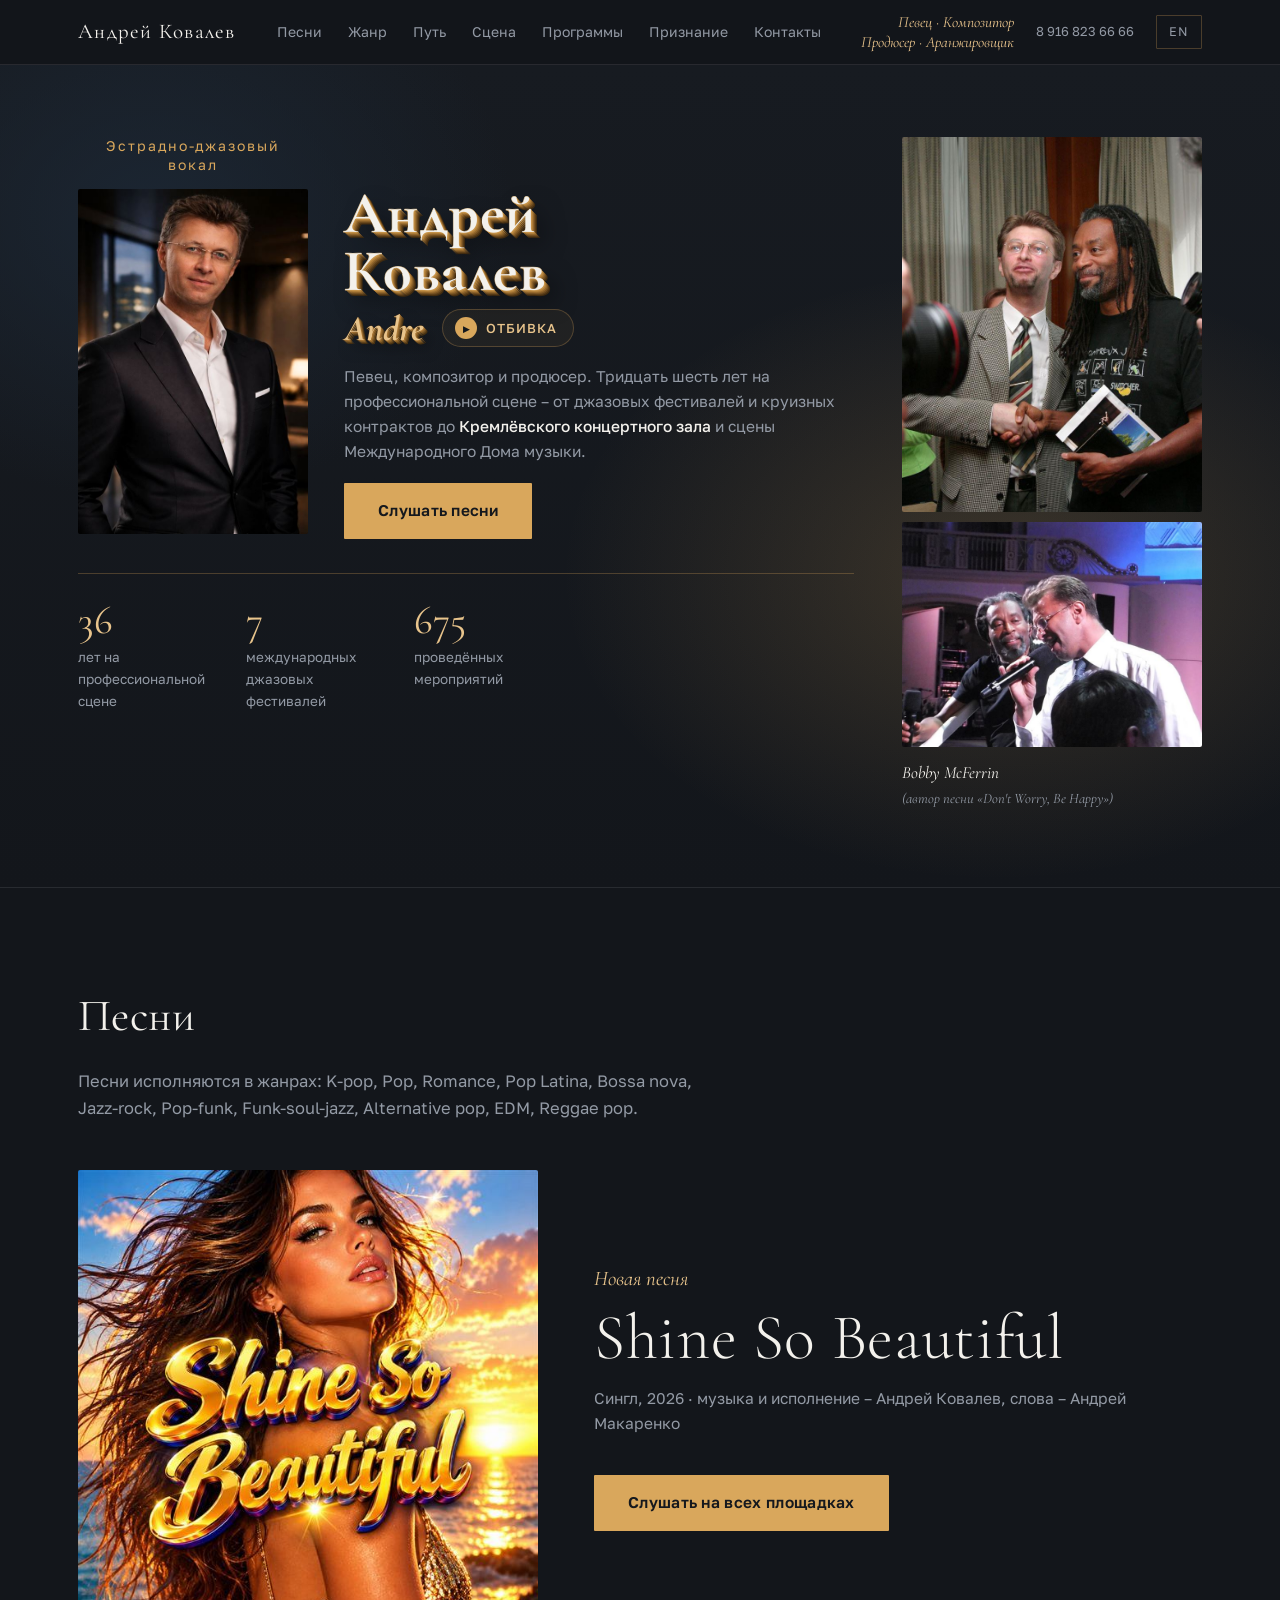
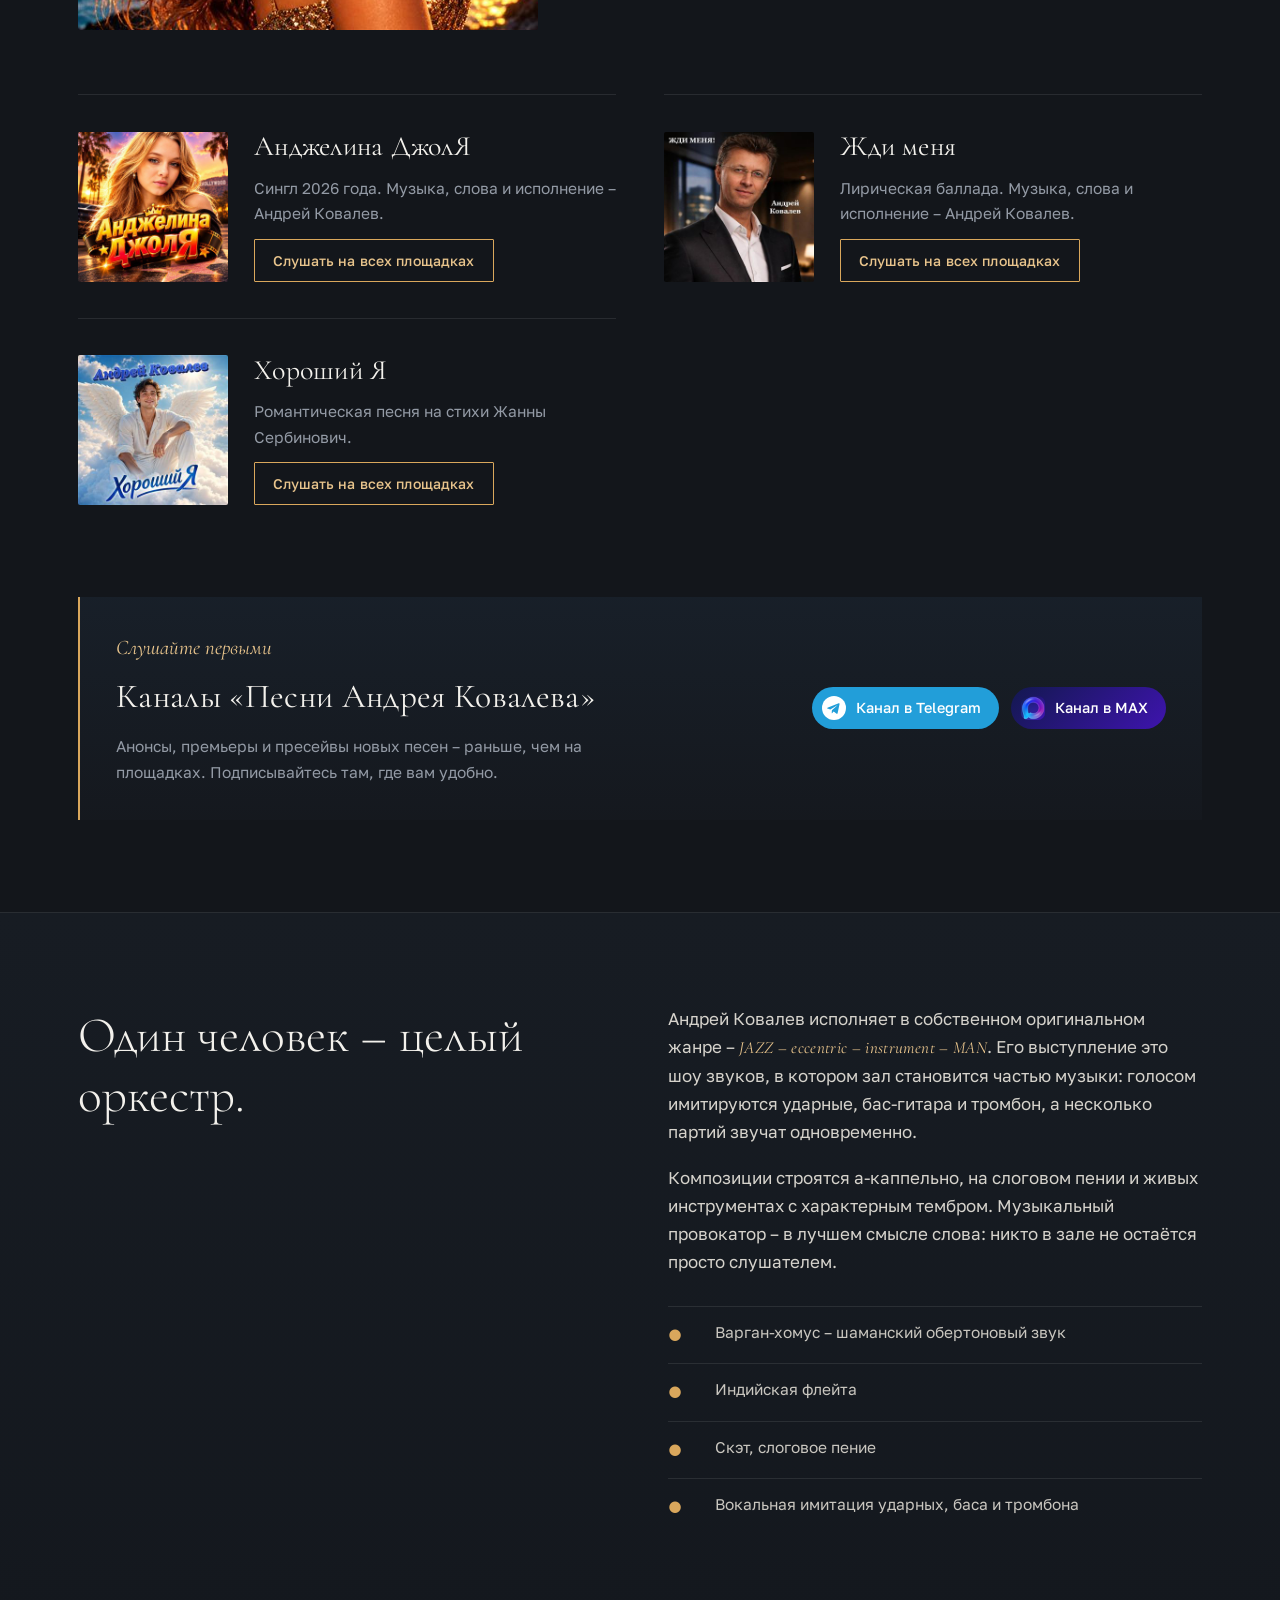
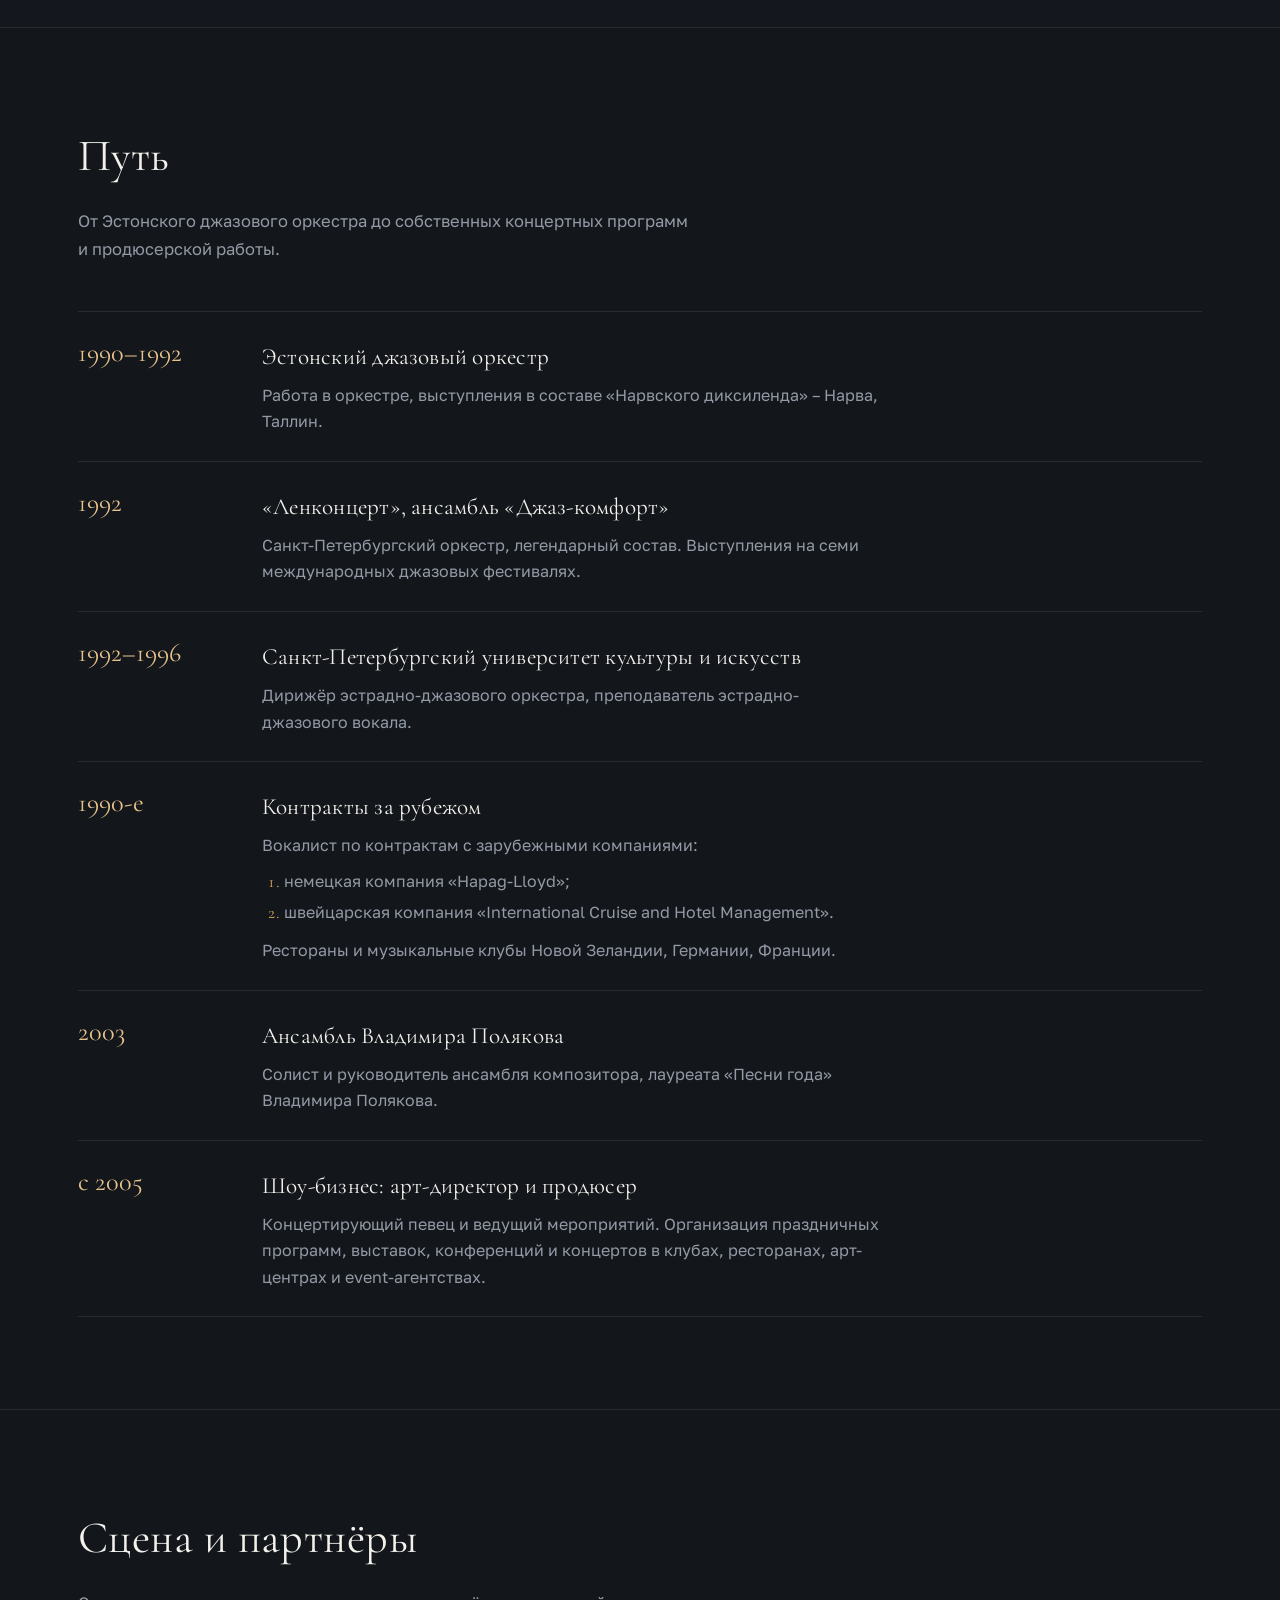
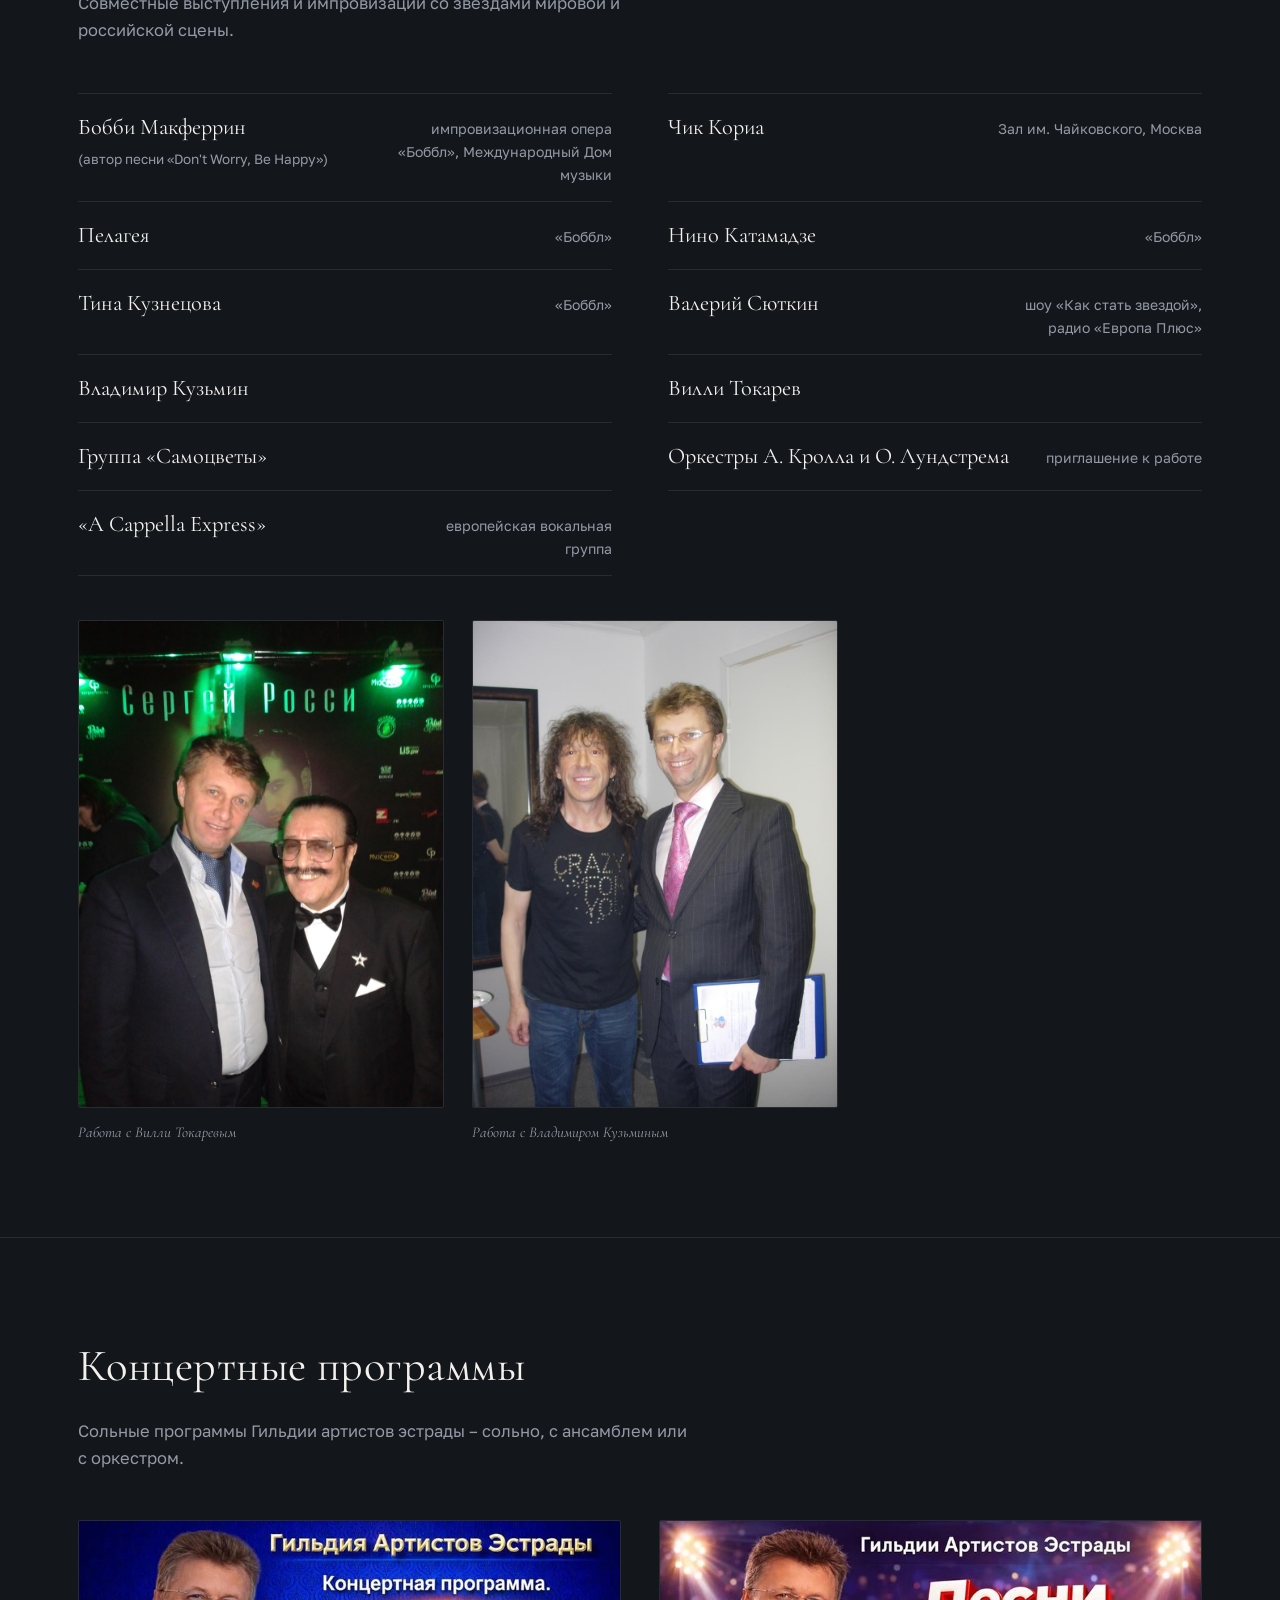
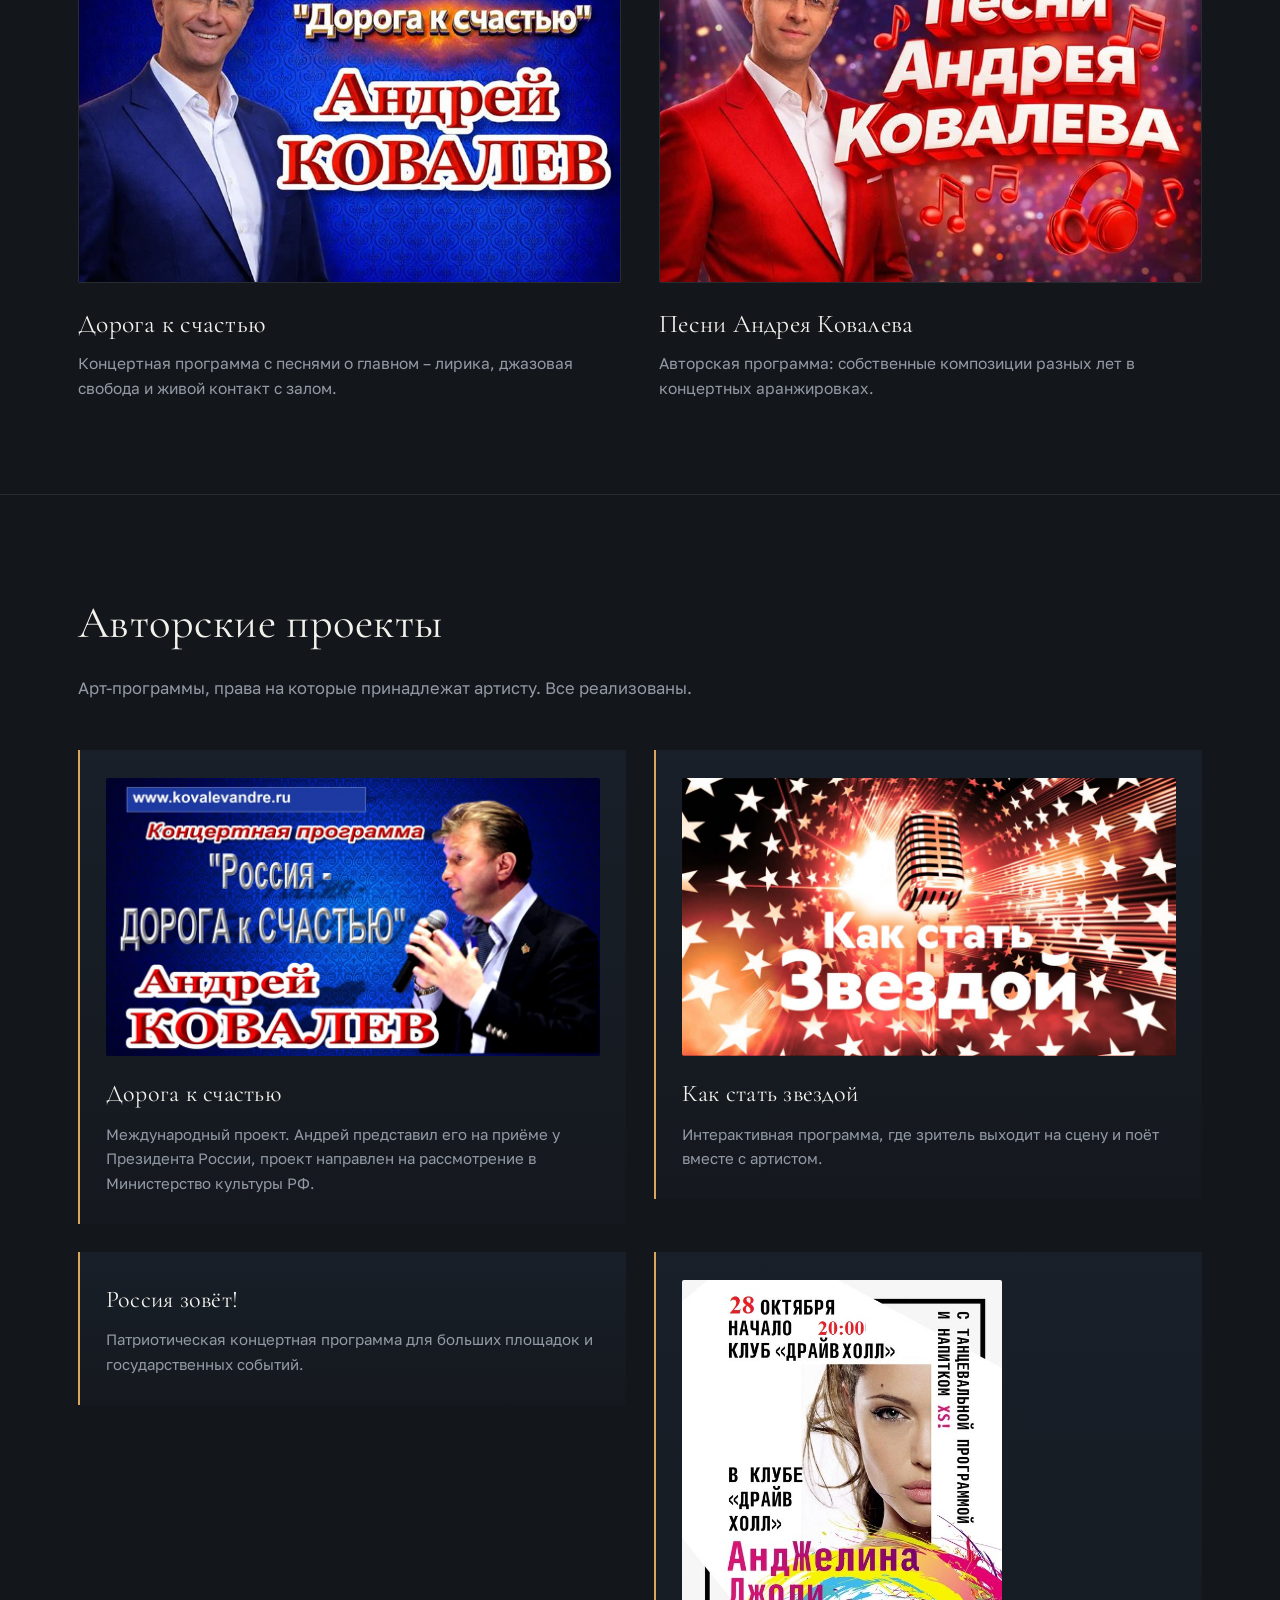
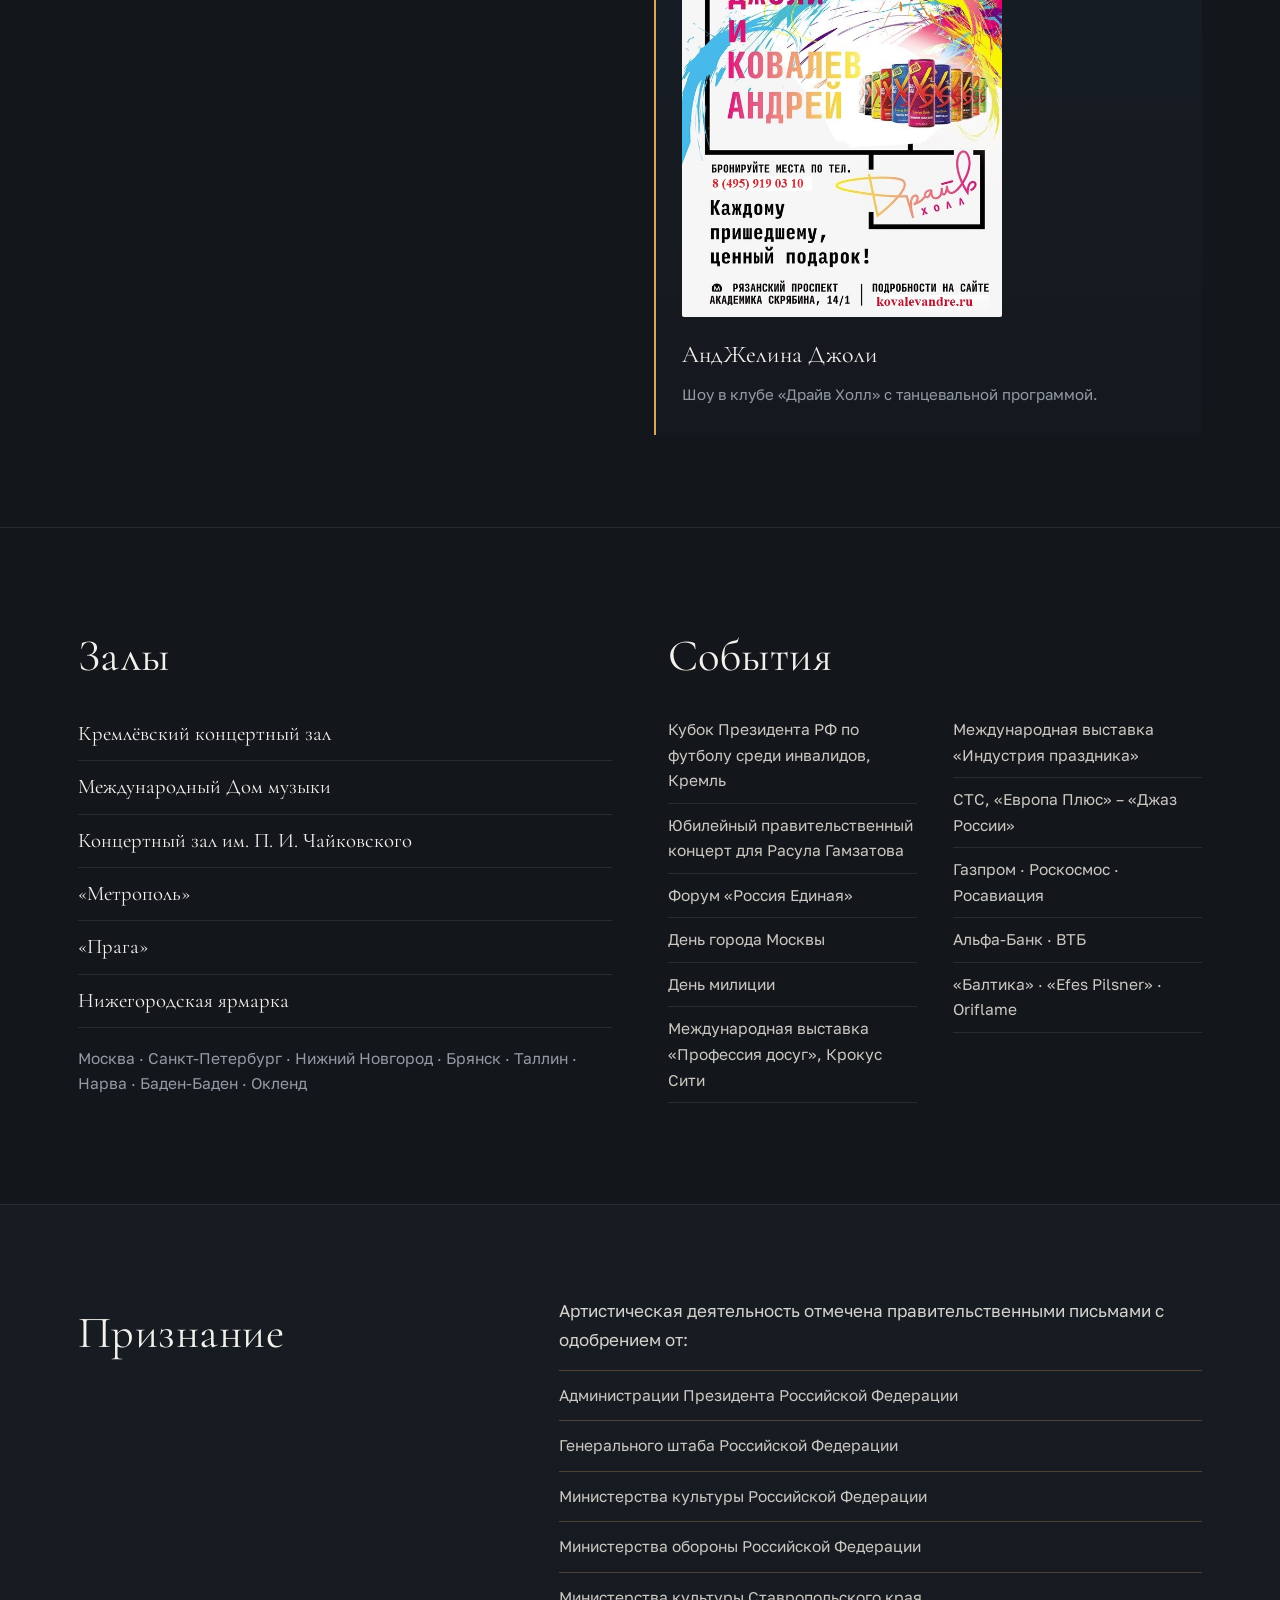
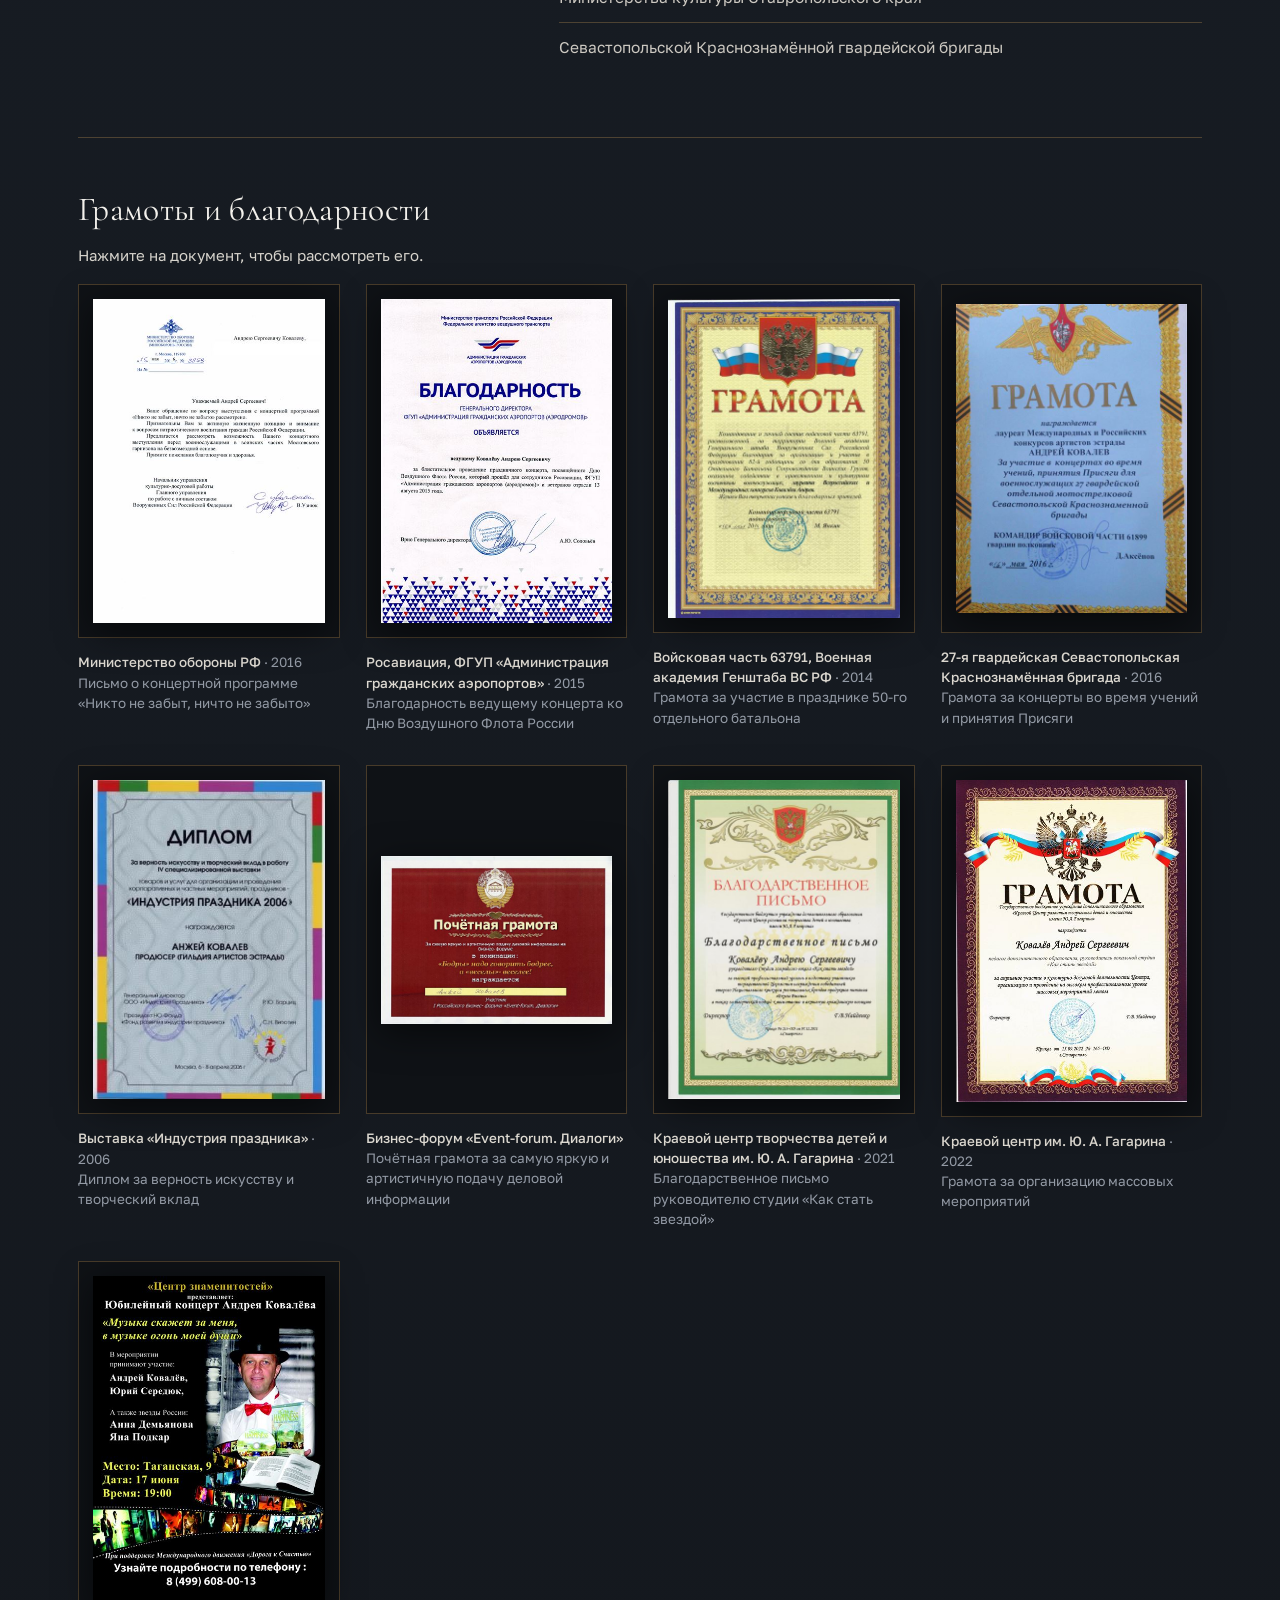
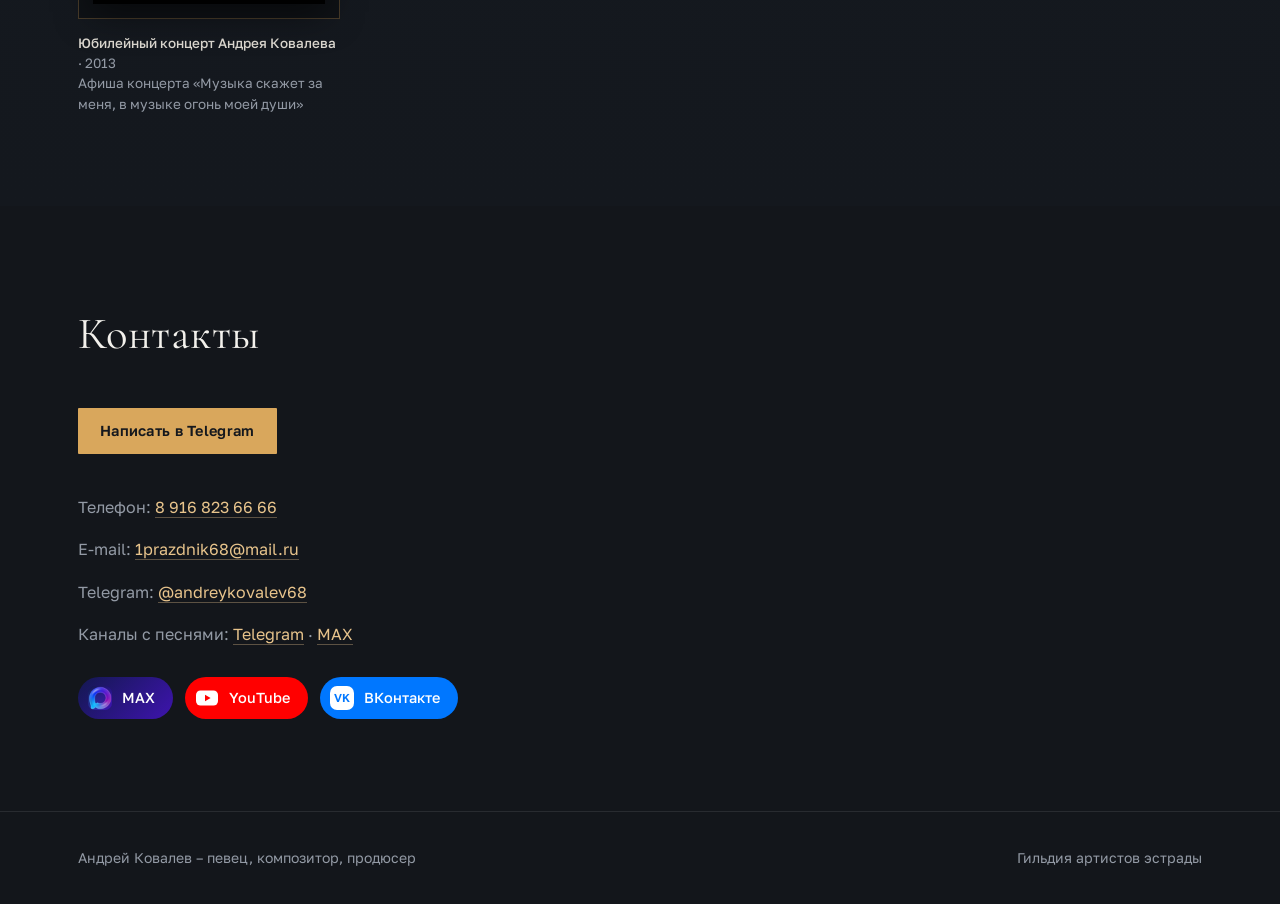
<file: index.html>
<!DOCTYPE html>
<html lang="ru">
<head>
<meta charset="utf-8">
<meta name="viewport" content="width=device-width, initial-scale=1">
<title>Андрей Ковалев – певец, композитор, продюсер</title>
<meta name="description" content="Андрей Ковалев (Andre) – эстрадно-джазовый вокалист, композитор, продюсер и аранжировщик. Человек-оркестр, автор жанра JAZZ – eccentric – instrument – MAN.">
<link rel="preconnect" href="https://fonts.googleapis.com">
<link rel="preconnect" href="https://fonts.gstatic.com" crossorigin>
<link href="https://fonts.googleapis.com/css2?family=Cormorant+Garamond:ital,wght@0,300;0,400;0,500;0,600;0,700;1,300;1,400;1,700&family=Golos+Text:wght@400;500;600&display=swap" rel="stylesheet">
<link rel="stylesheet" href="style.css">
<link rel="alternate" hreflang="ru" href="http://kovalevandre.ru/">
<link rel="alternate" hreflang="en" href="http://kovalevandre.ru/en/">
<link rel="icon" href="/favicon.ico" sizes="any">
<link rel="icon" type="image/png" sizes="32x32" href="/favicon-32.png">
<link rel="apple-touch-icon" href="/apple-touch-icon.png">
<meta name="theme-color" content="#13161B">
<meta property="og:type" content="website">
<meta property="og:site_name" content="Андрей Ковалев (Andre)">
<meta property="og:locale" content="ru_RU">
<meta property="og:title" content="Андрей Ковалев (Andre) – певец, композитор, продюсер">
<meta property="og:description" content="Авторские песни, концертные программы и шоу «человек-оркестр». 36 лет на сцене, 675 проведённых мероприятий.">
<meta property="og:url" content="http://kovalevandre.ru/">
<meta property="og:image" content="http://kovalevandre.ru/img/og.jpg">
<meta property="og:image:width" content="1200">
<meta property="og:image:height" content="630">
<meta property="og:image:alt" content="Андрей Ковалев (Andre) – певец, композитор, продюсер">
<meta name="twitter:card" content="summary_large_image">
</head>
<body>

<header class="top">
  <div class="wrap">
    <div class="brand">Андрей Ковалев</div>
    <button class="menu-btn" type="button" aria-expanded="false" aria-controls="site-nav" aria-label="Открыть меню"><span></span><span></span><span></span></button>
    <nav class="nav" id="site-nav">
      <a href="#songs">Песни</a>
      <a href="#genre">Жанр</a>
      <a href="#path">Путь</a>
      <a href="#stage">Сцена</a>
      <a href="#programs">Программы</a>
      <a href="#awards">Признание</a>
      <a href="#contact">Контакты</a>
    </nav>
    <div class="corner">
      <div class="corner-roles">Певец · Композитор<br>Продюсер · Аранжировщик</div>
      <a class="corner-phone" href="tel:+79168236666">8&nbsp;916&nbsp;823&nbsp;66&nbsp;66</a>
      <a class="lang-btn" href="en/" hreflang="en" lang="en">EN</a>
    </div>
  </div>
</header>

<div class="hero">
  <div class="wrap hero-grid">
    <div class="hero-main">
    <div class="identity">
      <div class="portrait fade d2"><div class="eyebrow">Эстрадно-джазовый<br>вокал</div><img src="img/portret.jpg" width="520" height="780" fetchpriority="high" alt="Андрей Ковалев – портрет"></div>
      <div class="id-text">
        <h1 class="fade d1">Андрей<span class="last">Ковалев</span></h1>
        <div class="alias-row fade d1"><div class="alias">Andre</div><button class="jingle" type="button" data-src="audio/otbivka.mp3" aria-pressed="false" aria-label="Послушать отбивку «Андрей Ковалев»"><span class="jingle-ico" aria-hidden="true">▶</span>Отбивка</button></div>
        <p class="roles fade d2">Певец, композитор и продюсер. Тридцать шесть лет на профессиональной сцене – от джазовых фестивалей и круизных контрактов до <strong>Кремлёвского концертного зала</strong> и сцены Международного Дома музыки.</p>
        <a class="cta hero-cta fade d2" href="#songs">Слушать песни</a>
      </div>
    </div>
    <div class="hero-meta fade d3">
      <div><div class="num">36</div><div class="cap">лет на профессиональной сцене</div></div>
      <div><div class="num">7</div><div class="cap">международных джазовых фестивалей</div></div>
      <div><div class="num">675</div><div class="cap">проведённых мероприятий</div></div>
    </div>
    </div>
    <figure class="hero-photos fade d3">
      <img class="ph-a" src="img/makferrin-rukopozhatie.jpg" width="700" height="1050" alt="Андрей Ковалев и Бобби Макферрин пожимают руки">
      <img class="ph-b" src="img/makferrin-poem.jpg" width="760" height="570" alt="Андрей Ковалев поет вместе с Бобби Макферрином">
      <figcaption>Bobby McFerrin <span class="cap-note">(автор песни «Don't Worry, Be Happy»)</span></figcaption>
    </figure>
  </div>
</div>

<section class="songs" id="songs">
  <div class="wrap">
    <h2 class="sec-head">Песни</h2>
    <p class="sec-sub">Песни исполняются в жанрах: K-pop, Pop, Romance, Pop Latina, Bossa nova, Jazz-rock, Pop-funk, Funk-soul-jazz, Alternative pop, EDM, Reggae pop.</p>

    <article class="song-new">
      <div>
        <div class="song-new-media">
          <img class="song-cover" src="img/oblozhka-shine.jpg" width="560" height="560" loading="lazy" decoding="async" alt="Обложка песни «Shine So Beautiful»">
        </div>
      </div>
      <div class="song-new-text">
        <p class="song-flag">Новая песня</p>
        <h3>Shine So Beautiful</h3>
        <p class="song-meta">Сингл, 2026 · музыка и исполнение – Андрей Ковалев, слова – Андрей Макаренко</p>
        <a class="cta" href="https://band.link/3LV07" target="_blank" rel="noopener">Слушать на всех площадках</a>
      </div>
    </article>

    <div class="song-list">
      <article class="song">
        <img src="img/oblozhka-angelina.jpg" width="640" height="640" loading="lazy" decoding="async" alt="Обложка песни «Анджелина ДжолЯ»">
        <div>
          <h3>Анджелина ДжолЯ</h3>
          <p>Сингл 2026 года. Музыка, слова и исполнение – Андрей Ковалев.</p>
          <a class="song-link" href="https://band.link/lXKEV" target="_blank" rel="noopener">Слушать на всех площадках</a>
        </div>
      </article>
      <article class="song">
        <img src="img/oblozhka-zhdi-menya.jpg" width="320" height="320" loading="lazy" decoding="async" alt="Обложка песни «Жди меня»">
        <div>
          <h3>Жди меня</h3>
          <p>Лирическая баллада. Музыка, слова и исполнение – Андрей Ковалев.</p>
          <a class="song-link" href="https://band.link/TKZv3" target="_blank" rel="noopener">Слушать на всех площадках</a>
        </div>
      </article>
      <article class="song">
        <img src="img/oblozhka-khoroshiy-ya.jpg" width="320" height="320" loading="lazy" decoding="async" alt="Обложка песни «Хороший Я»">
        <div>
          <h3>Хороший Я</h3>
          <p>Романтическая песня на стихи Жанны Сербинович.</p>
          <a class="song-link" href="https://band.link/BNjaX" target="_blank" rel="noopener">Слушать на всех площадках</a>
        </div>
      </article>
    </div>

    <aside class="channels" aria-label="Каналы с песнями">
      <div class="channels-text">
        <p class="song-flag">Слушайте первыми</p>
        <h3>Каналы «Песни Андрея Ковалева»</h3>
        <p>Анонсы, премьеры и пресейвы новых песен – раньше, чем на площадках. Подписывайтесь там, где вам удобно.</p>
      </div>
      <div class="socials channels-links">
        <a class="soc soc-tg" href="https://t.me/andreykovalevpesny" target="_blank" rel="noopener">
          <svg class="soc-ico" viewBox="0 0 24 24" aria-hidden="true"><circle cx="12" cy="12" r="12" fill="#fff"/><path d="M5.4 11.7l11.3-4.4c.5-.2 1 .1.8.9l-1.9 9c-.1.6-.5.8-1 .5l-2.9-2.1-1.4 1.3c-.2.2-.3.3-.6.3l.2-2.9 5.3-4.8c.2-.2 0-.3-.3-.1l-6.6 4.1-2.8-.9c-.6-.2-.6-.6.1-.9z" fill="#229ED9"/></svg>Канал в Telegram
        </a>
        <a class="soc soc-max" href="https://max.ru/channel_andreykovalev" target="_blank" rel="noopener">
          <img class="soc-ico" src="img/max.png" width="24" height="24" loading="lazy" alt="" aria-hidden="true">Канал в MAX
        </a>
      </div>
    </aside>
  </div>
</section>

<section class="genre" id="genre">
  <div class="wrap genre-grid">
    <div>
      <p class="genre-quote">Один человек – целый оркестр.</p>
    </div>
    <div class="genre-body">
      <p>Андрей Ковалев исполняет в собственном оригинальном жанре – <span class="genre-tag">JAZZ &ndash; eccentric &ndash; instrument &ndash; MAN</span>. Его выступление это шоу звуков, в котором зал становится частью музыки: голосом имитируются ударные, бас-гитара и тромбон, а несколько партий звучат одновременно.</p>
      <p>Композиции строятся а-каппельно, на слоговом пении и живых инструментах с характерным тембром. Музыкальный провокатор – в лучшем смысле слова: никто в зале не остаётся просто слушателем.</p>
      <ul class="tools">
        <li><span>&#9679;</span> Варган-хомус – шаманский обертоновый звук</li>
        <li><span>&#9679;</span> Индийская флейта</li>
        <li><span>&#9679;</span> Скэт, слоговое пение</li>
        <li><span>&#9679;</span> Вокальная имитация ударных, баса и тромбона</li>
      </ul>
    </div>
  </div>
</section>

<section id="path">
  <div class="wrap">
    <h2 class="sec-head">Путь</h2>
    <p class="sec-sub">От Эстонского джазового оркестра до собственных концертных программ и продюсерской работы.</p>
    <div class="path">
      <div class="step">
        <div class="year">1990–1992</div>
        <div>
          <h3>Эстонский джазовый оркестр</h3>
          <p>Работа в оркестре, выступления в составе «Нарвского диксиленда» – Нарва, Таллин.</p>
        </div>
      </div>
      <div class="step">
        <div class="year">1992</div>
        <div>
          <h3>«Ленконцерт», ансамбль «Джаз-комфорт»</h3>
          <p>Санкт-Петербургский оркестр, легендарный состав. Выступления на семи международных джазовых фестивалях.</p>
        </div>
      </div>
      <div class="step">
        <div class="year">1992–1996</div>
        <div>
          <h3>Санкт-Петербургский университет культуры и искусств</h3>
          <p>Дирижёр эстрадно-джазового оркестра, преподаватель эстрадно-джазового вокала.</p>
        </div>
      </div>
      <div class="step">
        <div class="year">1990-е</div>
        <div>
          <h3>Контракты за рубежом</h3>
          <p>Вокалист по контрактам с зарубежными компаниями:</p>
          <ol class="step-list">
            <li>немецкая компания «Hapag-Lloyd»;</li>
            <li>швейцарская компания «International Cruise and Hotel Management».</li>
          </ol>
          <p>Рестораны и музыкальные клубы Новой Зеландии, Германии, Франции.</p>
        </div>
      </div>
      <div class="step">
        <div class="year">2003</div>
        <div>
          <h3>Ансамбль Владимира Полякова</h3>
          <p>Солист и руководитель ансамбля композитора, лауреата «Песни года» Владимира Полякова.</p>
        </div>
      </div>
      <div class="step">
        <div class="year">с 2005</div>
        <div>
          <h3>Шоу-бизнес: арт-директор и продюсер</h3>
          <p>Концертирующий певец и ведущий мероприятий. Организация праздничных программ, выставок, конференций и концертов в клубах, ресторанах, арт-центрах и event-агентствах.</p>
        </div>
      </div>
    </div>
  </div>
</section>

<section id="stage">
  <div class="wrap">
    <h2 class="sec-head">Сцена и партнёры</h2>
    <p class="sec-sub">Совместные выступления и импровизации со звёздами мировой и российской сцены.</p>
    <div class="stage-grid">
      <ul class="names">
        <li><span class="who">Бобби Макферрин <span class="who-note">(автор песни «Don't Worry, Be Happy»)</span></span><span class="what">импровизационная опера «Боббл», Международный Дом музыки</span></li>
        <li><span class="who">Чик Кориа</span><span class="what">Зал им. Чайковского, Москва</span></li>
        <li><span class="who">Пелагея</span><span class="what">«Боббл»</span></li>
        <li><span class="who">Нино Катамадзе</span><span class="what">«Боббл»</span></li>
        <li><span class="who">Тина Кузнецова</span><span class="what">«Боббл»</span></li>
        <li><span class="who">Валерий Сюткин</span><span class="what">шоу «Как стать звездой», радио «Европа Плюс»</span></li>
        <li><span class="who">Владимир Кузьмин</span><span class="what"></span></li>
        <li><span class="who">Вилли Токарев</span><span class="what"></span></li>
        <li><span class="who">Группа «Самоцветы»</span><span class="what"></span></li>
        <li><span class="who">Оркестры А. Кролла и О. Лундстрема</span><span class="what">приглашение к работе</span></li>
        <li><span class="who">«A Cappella Express»</span><span class="what">европейская вокальная группа</span></li>
      </ul>
    </div>
    <div class="stage-photos">
      <figure><img src="img/tokarev.jpg" width="900" height="1200" loading="lazy" decoding="async" alt="Андрей Ковалев и Вилли Токарев"><figcaption>Работа с Вилли Токаревым</figcaption></figure>
      <figure><img src="img/kuzmin.jpg" width="900" height="1200" loading="lazy" decoding="async" alt="Андрей Ковалев и Владимир Кузьмин"><figcaption>Работа с Владимиром Кузьминым</figcaption></figure>
    </div>
  </div>
</section>

<section id="programs">
  <div class="wrap">
    <h2 class="sec-head">Концертные программы</h2>
    <p class="sec-sub">Сольные программы Гильдии артистов эстрады – сольно, с ансамблем или с оркестром.</p>
    <div class="programs">
      <div class="program">
        <img src="img/afisha-doroga-k-schastyu.jpg" width="800" height="533" loading="lazy" decoding="async" alt="Афиша концертной программы «Дорога к счастью»">
        <h3>Дорога к счастью</h3>
        <p>Концертная программа с песнями о главном – лирика, джазовая свобода и живой контакт с залом.</p>
      </div>
      <div class="program">
        <img src="img/afisha-pesni-andreya-kovaleva.jpg" width="800" height="533" loading="lazy" decoding="async" alt="Афиша программы «Песни Андрея Ковалева»">
        <h3>Песни Андрея Ковалева</h3>
        <p>Авторская программа: собственные композиции разных лет в концертных аранжировках.</p>
      </div>
    </div>
  </div>
</section>

<section>
  <div class="wrap">
    <h2 class="sec-head">Авторские проекты</h2>
    <p class="sec-sub">Арт-программы, права на которые принадлежат артисту. Все реализованы.</p>
    <div class="projects">
      <div class="project">
        <img src="img/doroga-k-schastyu-proekt.jpg" width="1000" height="563" loading="lazy" decoding="async" alt="Концертная программа «Россия – дорога к счастью», Андрей Ковалев">
        <h3>Дорога к счастью</h3>
        <p>Международный проект. Андрей представил его на приёме у Президента России, проект направлен на рассмотрение в Министерство культуры РФ.</p>
      </div>
      <div class="project">
        <img src="img/kak-stat-zvezdoy.jpg" width="1000" height="563" loading="lazy" decoding="async" alt="Заставка проекта «Как стать звездой»">
        <h3>Как стать звездой</h3>
        <p>Интерактивная программа, где зритель выходит на сцену и поёт вместе с артистом.</p>
      </div>
      <div class="project">
        <h3>Россия зовёт!</h3>
        <p>Патриотическая концертная программа для больших площадок и государственных событий.</p>
      </div>
      <div class="project">
        <img class="tall" src="img/andzhelina-afisha.jpg" width="603" height="1200" loading="lazy" decoding="async" alt="Афиша шоу «АндЖелина Джоли и Ковалев Андрей» в клубе «Драйв Холл»">
        <h3>АндЖелина Джоли</h3>
        <p>Шоу в клубе «Драйв Холл» с танцевальной программой.</p>
      </div>
    </div>
  </div>
</section>

<section>
  <div class="wrap two">
    <div>
      <h2 class="sec-head">Залы</h2>
      <ul class="plain halls">
        <li>Кремлёвский концертный зал</li>
        <li>Международный Дом музыки</li>
        <li>Концертный зал им. П. И. Чайковского</li>
        <li>«Метрополь»</li>
        <li>«Прага»</li>
        <li>Нижегородская ярмарка</li>
      </ul>
      <p class="geo">Москва · Санкт-Петербург · Нижний Новгород · Брянск · Таллин · Нарва · Баден-Баден · Окленд</p>
    </div>
    <div class="events">
      <h2 class="sec-head">События</h2>
      <ul class="plain">
        <li>Кубок Президента РФ по футболу среди инвалидов, Кремль</li>
        <li>Юбилейный правительственный концерт для Расула Гамзатова</li>
        <li>Форум «Россия Единая»</li>
        <li>День города Москвы</li>
        <li>День милиции</li>
        <li>Международная выставка «Профессия досуг», Крокус Сити</li>
        <li>Международная выставка «Индустрия праздника»</li>
        <li>СТС, «Европа Плюс» – «Джаз России»</li>
        <li>Газпром · Роскосмос · Росавиация</li>
        <li>Альфа-Банк · ВТБ</li>
        <li>«Балтика» · «Efes Pilsner» · Oriflame</li>
      </ul>
    </div>
  </div>
</section>

<section class="recog" id="awards">
  <div class="wrap">
  <div class="recog-inner">
    <div>
      <h2 class="sec-head">Признание</h2>
    </div>
    <div>
      <p>Артистическая деятельность отмечена правительственными письмами с одобрением от:</p>
      <ul class="letters">
        <li>Администрации Президента Российской Федерации</li>
        <li>Генерального штаба Российской Федерации</li>
        <li>Министерства культуры Российской Федерации</li>
        <li>Министерства обороны Российской Федерации</li>
        <li>Министерства культуры Ставропольского края</li>
        <li>Севастопольской Краснознамённой гвардейской бригады</li>
      </ul>
    </div>
  </div>

  <div class="docs">
    <h3 class="docs-head">Грамоты и благодарности</h3>
    <p class="docs-sub">Нажмите на документ, чтобы рассмотреть его.</p>
    <ul class="docs-grid">
      <li><a class="doc" href="img/docs/minoborony-2016.jpg" target="_blank" rel="noopener"><span class="doc-frame"><img src="img/docs/minoborony-2016-mini.jpg" width="457" height="640" loading="lazy" alt="Письмо Министерства обороны Российской Федерации, 2016"></span><span class="doc-cap"><b>Министерство обороны РФ</b> · 2016<br>Письмо о концертной программе «Никто не забыт, ничто не забыто»</span></a></li>
      <li><a class="doc" href="img/docs/rosaviatsiya-2015.jpg" target="_blank" rel="noopener"><span class="doc-frame"><img src="img/docs/rosaviatsiya-2015-mini.jpg" width="457" height="640" loading="lazy" alt="Благодарность ФГУП «Администрация гражданских аэропортов (аэродромов)», 2015"></span><span class="doc-cap"><b>Росавиация, ФГУП «Администрация гражданских аэропортов»</b> · 2015<br>Благодарность ведущему концерта ко Дню Воздушного Флота России</span></a></li>
      <li><a class="doc" href="img/docs/vch-63791-2014.jpg" target="_blank" rel="noopener"><span class="doc-frame"><img src="img/docs/vch-63791-2014-mini.jpg" width="465" height="640" loading="lazy" alt="Грамота войсковой части 63791, 2014"></span><span class="doc-cap"><b>Войсковая часть 63791, Военная академия Генштаба ВС РФ</b> · 2014<br>Грамота за участие в празднике 50-го отдельного батальона</span></a></li>
      <li><a class="doc" href="img/docs/brigada-27-2016.jpg" target="_blank" rel="noopener"><span class="doc-frame"><img src="img/docs/brigada-27-2016-mini.jpg" width="480" height="640" loading="lazy" alt="Грамота 27-й гвардейской Севастопольской Краснознамённой бригады, 2016"></span><span class="doc-cap"><b>27-я гвардейская Севастопольская Краснознамённая бригада</b> · 2016<br>Грамота за концерты во время учений и принятия Присяги</span></a></li>
      <li><a class="doc" href="img/docs/industriya-prazdnika-2006.jpg" target="_blank" rel="noopener"><span class="doc-frame"><img src="img/docs/industriya-prazdnika-2006-mini.jpg" width="325" height="448" loading="lazy" alt="Диплом выставки «Индустрия праздника 2006»"></span><span class="doc-cap"><b>Выставка «Индустрия праздника»</b> · 2006<br>Диплом за верность искусству и творческий вклад</span></a></li>
      <li><a class="doc" href="img/docs/event-forum.jpg" target="_blank" rel="noopener"><span class="doc-frame"><img src="img/docs/event-forum-mini.jpg" width="640" height="465" loading="lazy" alt="Почётная грамота бизнес-форума «Event-forum. Диалоги»"></span><span class="doc-cap"><b>Бизнес-форум «Event-forum. Диалоги»</b><br>Почётная грамота за самую яркую и артистичную подачу деловой информации</span></a></li>
      <li><a class="doc" href="img/docs/centr-gagarina-2021.jpg" target="_blank" rel="noopener"><span class="doc-frame"><img src="img/docs/centr-gagarina-2021-mini.jpg" width="465" height="640" loading="lazy" alt="Благодарственное письмо Краевого центра имени Ю. А. Гагарина, 2021"></span><span class="doc-cap"><b>Краевой центр творчества детей и юношества им. Ю. А. Гагарина</b> · 2021<br>Благодарственное письмо руководителю студии «Как стать звездой»</span></a></li>
      <li><a class="doc" href="img/docs/centr-gagarina-2022.jpg" target="_blank" rel="noopener"><span class="doc-frame"><img src="img/docs/centr-gagarina-2022-mini.jpg" width="461" height="640" loading="lazy" alt="Грамота Краевого центра имени Ю. А. Гагарина, 2022"></span><span class="doc-cap"><b>Краевой центр им. Ю. А. Гагарина</b> · 2022<br>Грамота за организацию массовых мероприятий</span></a></li>
      <li><a class="doc" href="img/docs/afisha-yubileyny-koncert.jpg" target="_blank" rel="noopener"><span class="doc-frame"><img src="img/docs/afisha-yubileyny-koncert-mini.jpg" width="452" height="640" loading="lazy" alt="Афиша юбилейного концерта Андрея Ковалева «Музыка скажет за меня, в музыке огонь моей души»"></span><span class="doc-cap"><b>Юбилейный концерт Андрея Ковалева</b> · 2013<br>Афиша концерта «Музыка скажет за меня, в музыке огонь моей души»</span></a></li>
    </ul>
  </div>
  </div>
</section>

<dialog class="doc-view" aria-label="Просмотр документа">
  <button class="doc-close" type="button" aria-label="Закрыть">×</button>
  <img alt="">
</dialog>

<section class="contact" id="contact">
  <div class="wrap">
    <h2 class="sec-head">Контакты</h2>
    <a class="cta cta-small" href="https://t.me/andreykovalev68">Написать в Telegram</a>
    <div class="contact-lines">
      <div>Телефон: <a href="tel:+79168236666">8 916 823 66 66</a></div>
      <div>E-mail: <a href="mailto:1prazdnik68@mail.ru">1prazdnik68@mail.ru</a></div>
      <div>Telegram: <a href="https://t.me/andreykovalev68">@andreykovalev68</a></div>
      <div>Каналы с песнями: <a href="https://t.me/andreykovalevpesny" target="_blank" rel="noopener">Telegram</a> · <a href="https://max.ru/channel_andreykovalev" target="_blank" rel="noopener">MAX</a></div>
    </div>
    <div class="socials">
      <a class="soc soc-max" href="https://max.ru/u/f9LHodD0cOJHEV5UIWrDG4EsrNa-ARCWaVCAJSu9IwRGfF7Y2P0AXXWQNxs" target="_blank" rel="noopener">
        <img class="soc-ico" src="img/max.png" width="24" height="24" loading="lazy" alt="" aria-hidden="true">MAX
      </a>
      <a class="soc soc-yt" href="https://www.youtube.com/channel/UC1ZiBDK86qS6Nwf5QTrrt1Q" target="_blank" rel="noopener">
        <svg class="soc-ico" viewBox="0 0 24 24" aria-hidden="true"><rect x="1" y="4.5" width="22" height="15" rx="4.5" fill="#fff"/><path d="M10 8.8v6.4l5.6-3.2z" fill="#FF0000"/></svg>YouTube
      </a>
      <a class="soc soc-vk" href="https://vk.ru/andreikovalev68" target="_blank" rel="noopener">
        <span class="soc-ico soc-ico-vk" aria-hidden="true">VK</span>ВКонтакте
      </a>
    </div>
  </div>
</section>

<footer>
  <div class="wrap">
    <div>Андрей Ковалев – певец, композитор, продюсер</div>
    <div>Гильдия артистов эстрады</div>
  </div>
</footer>

<script src="site.js" defer></script>
</body>
</html>
</file>
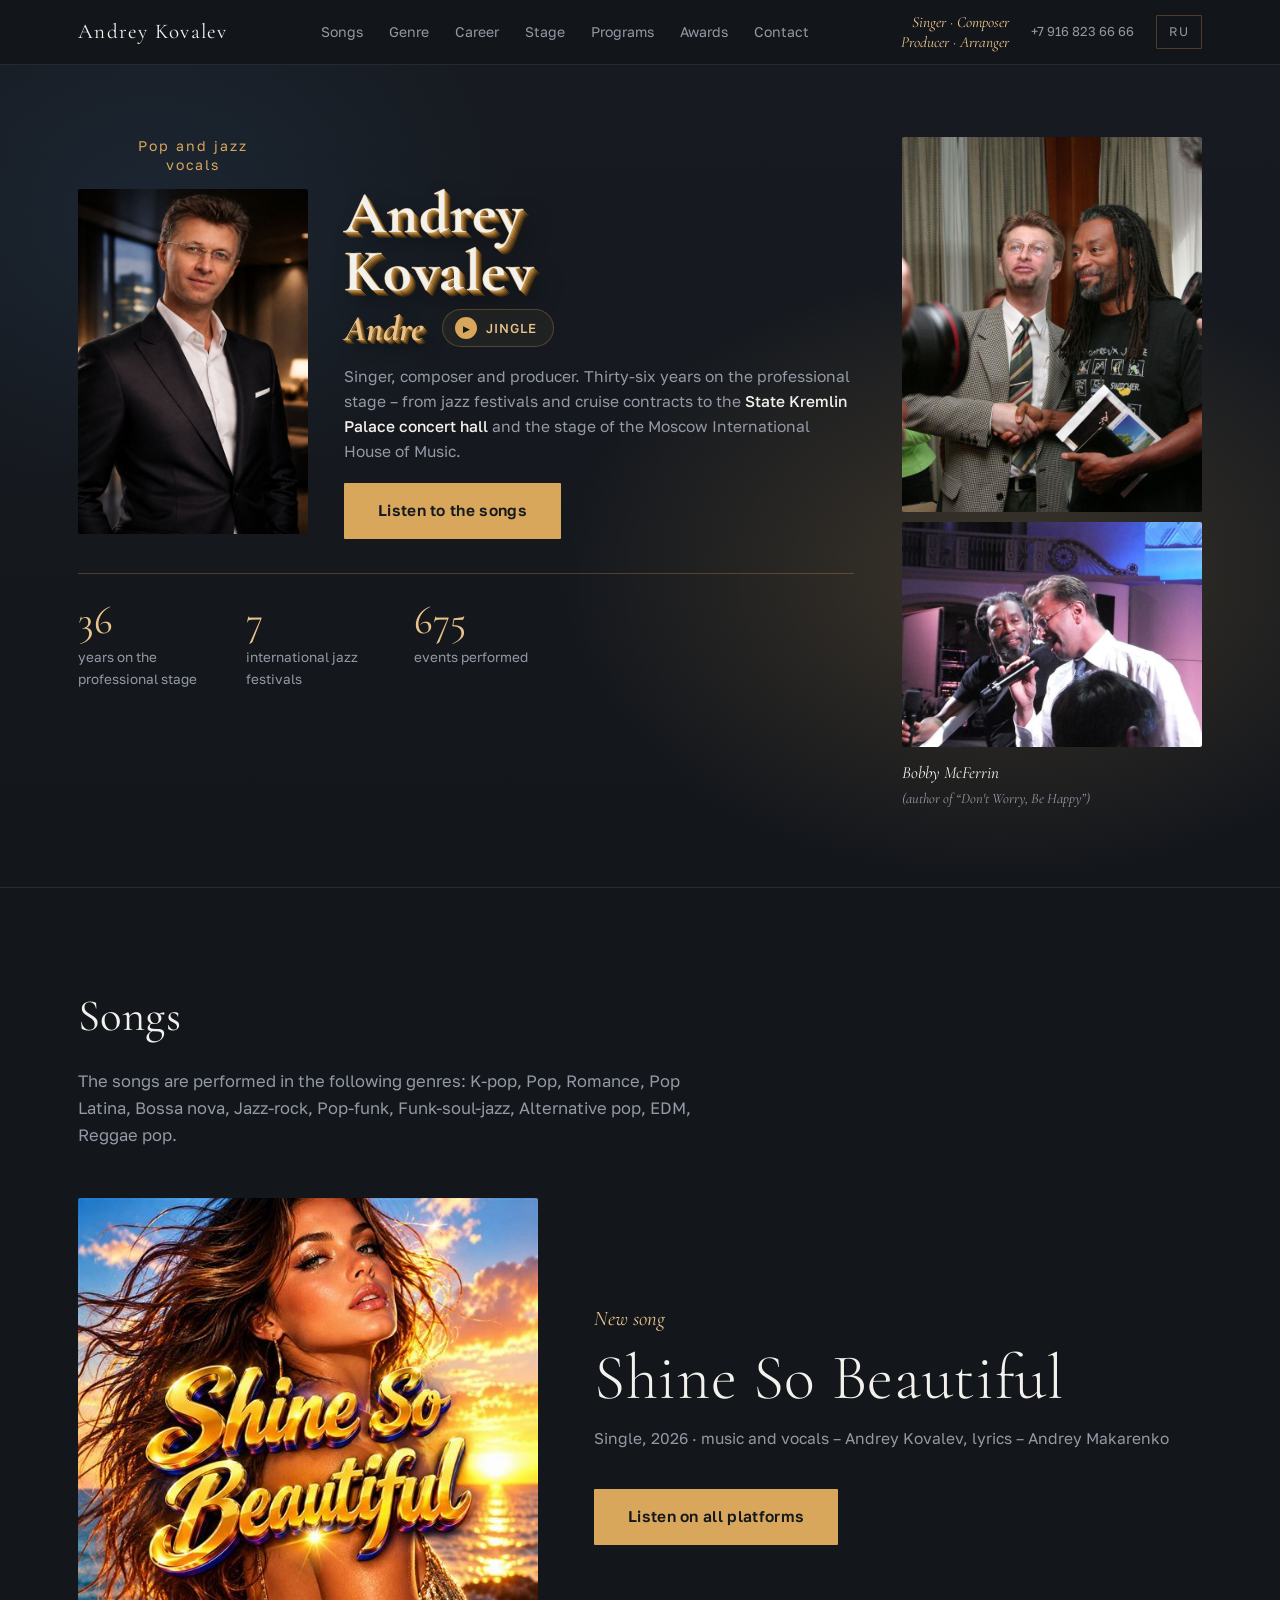
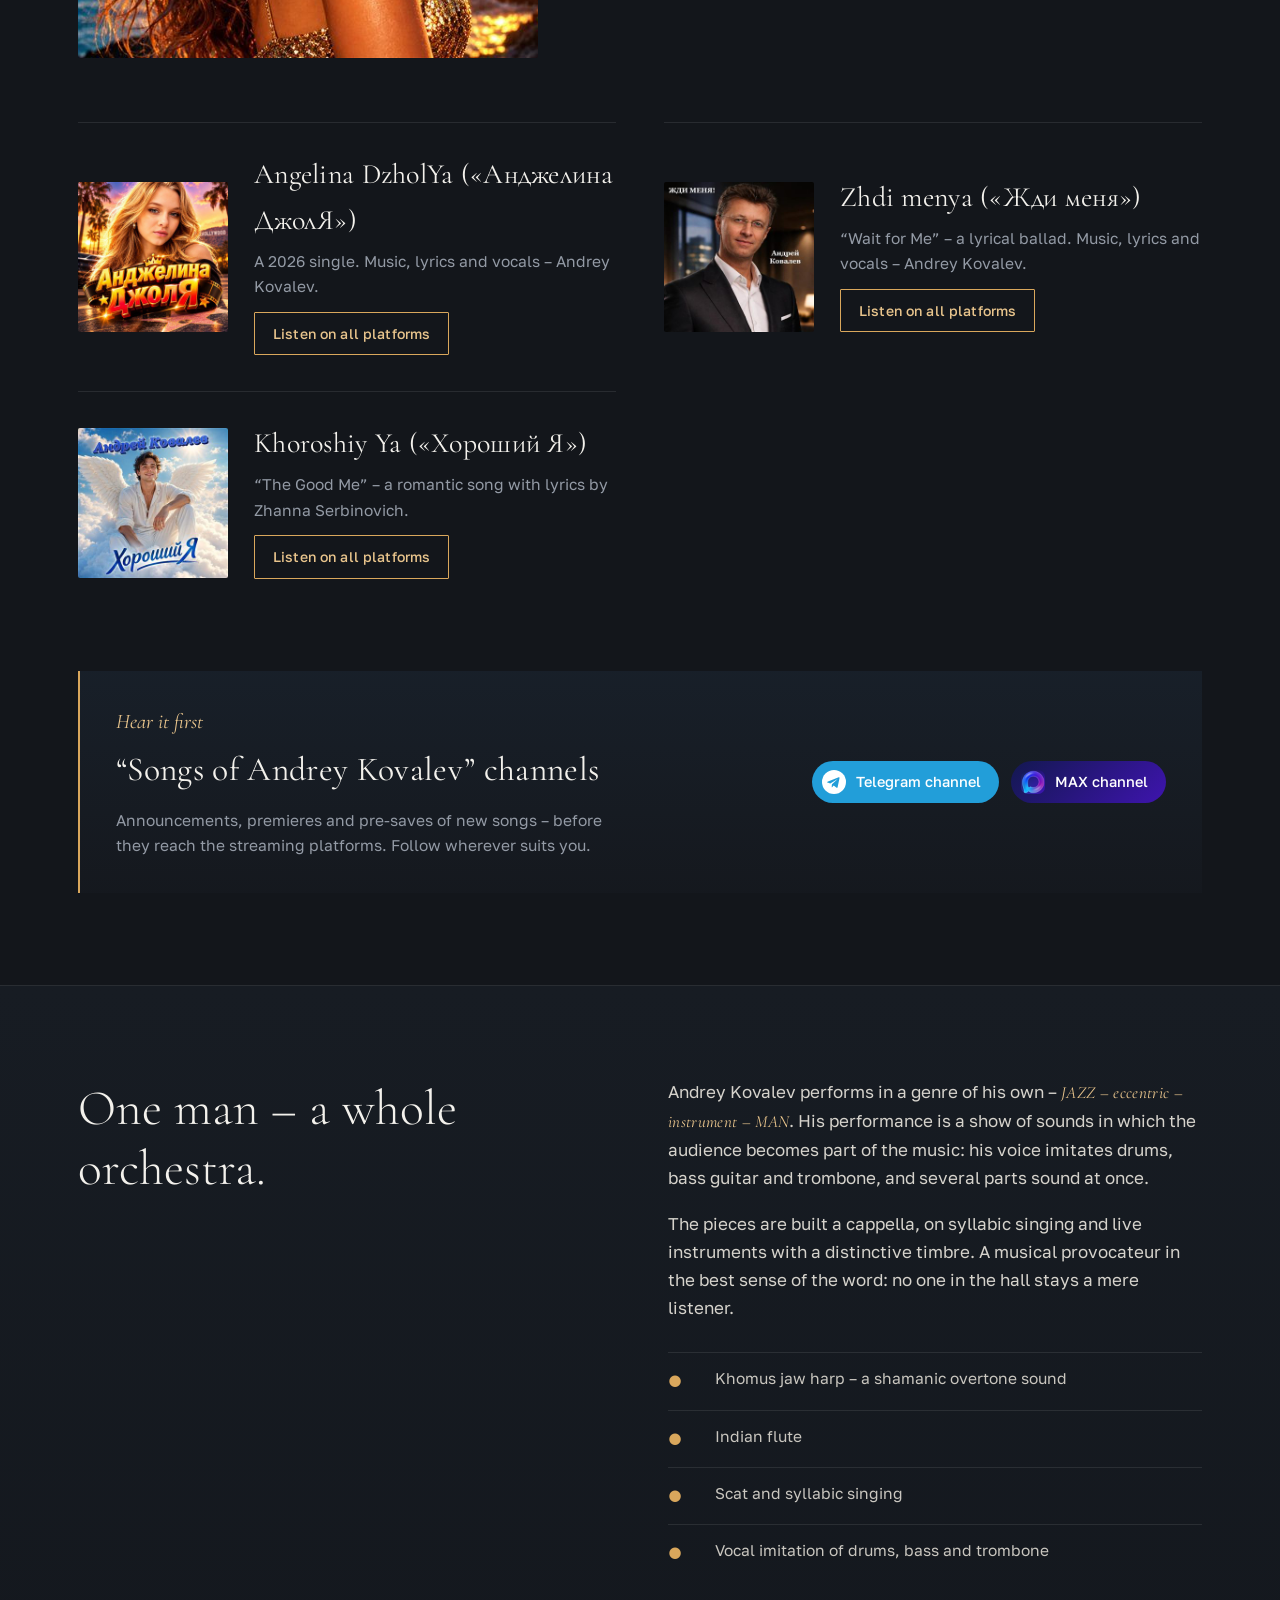
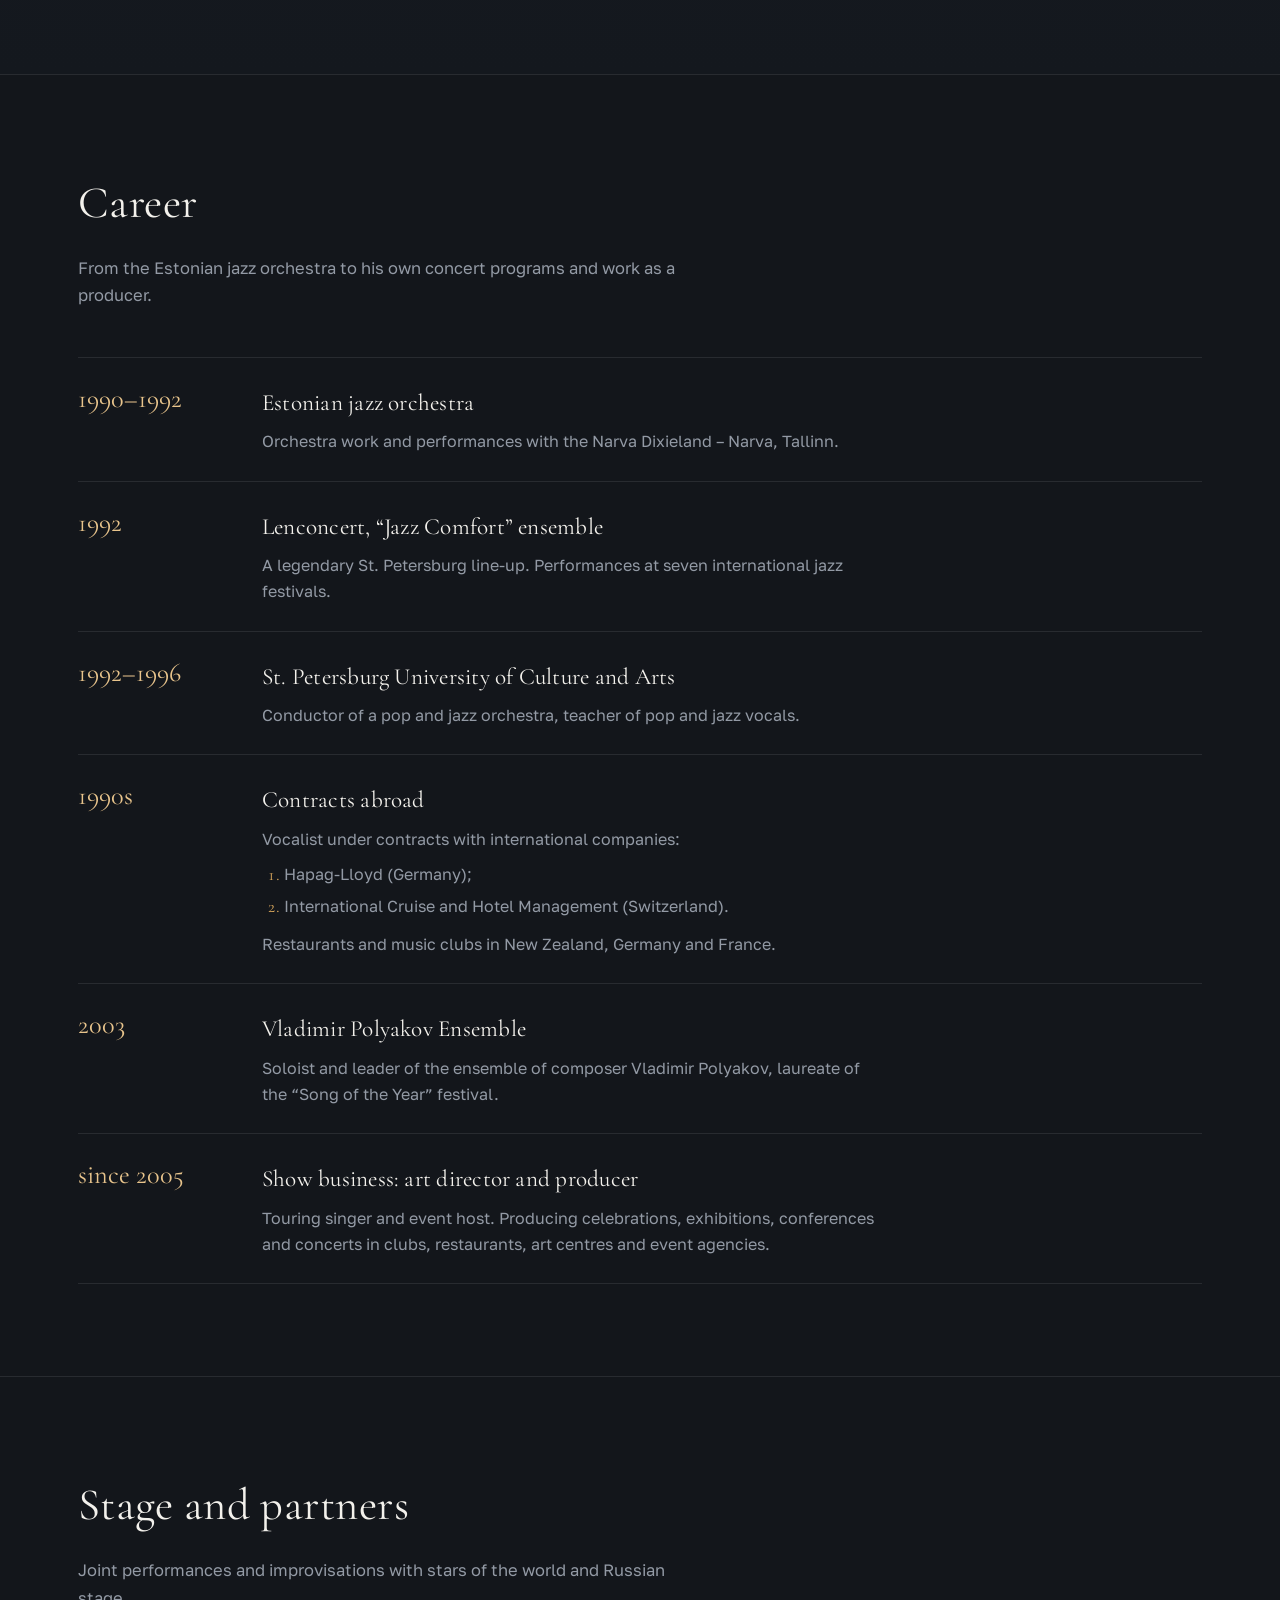
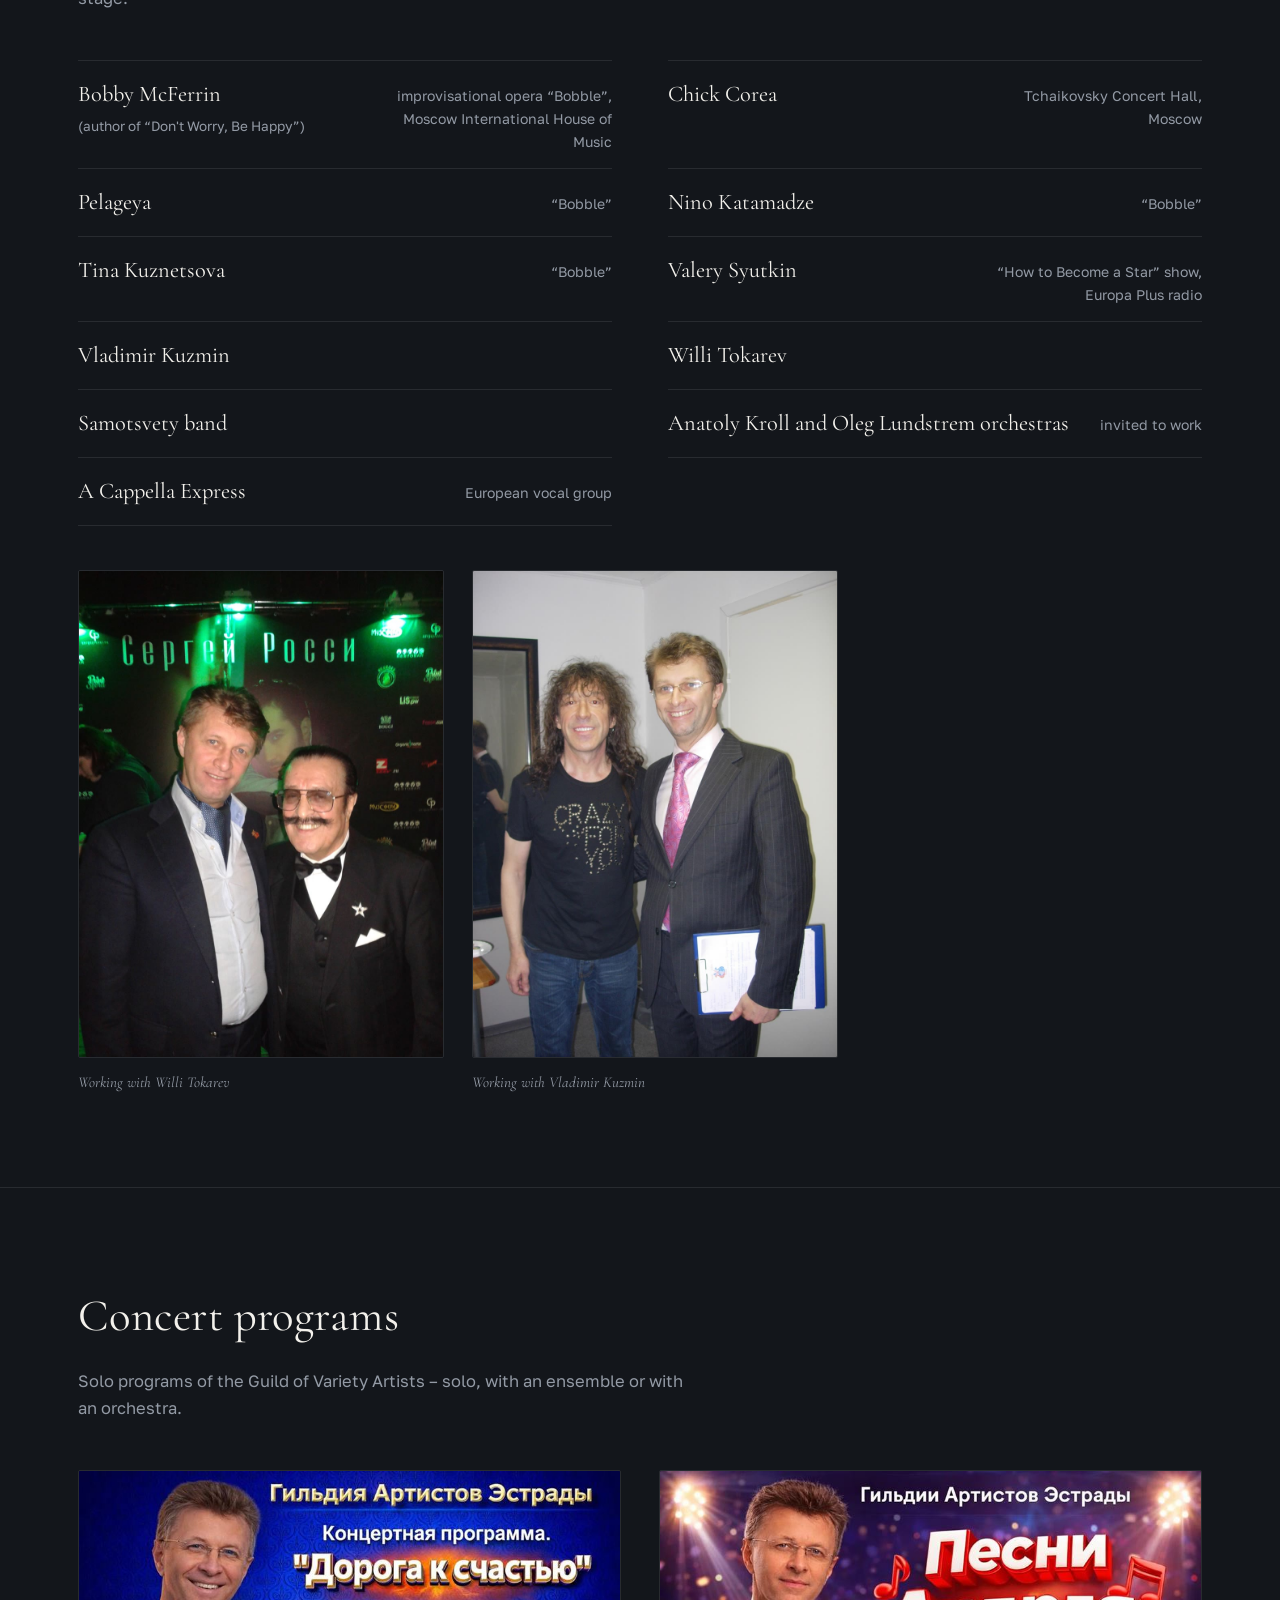
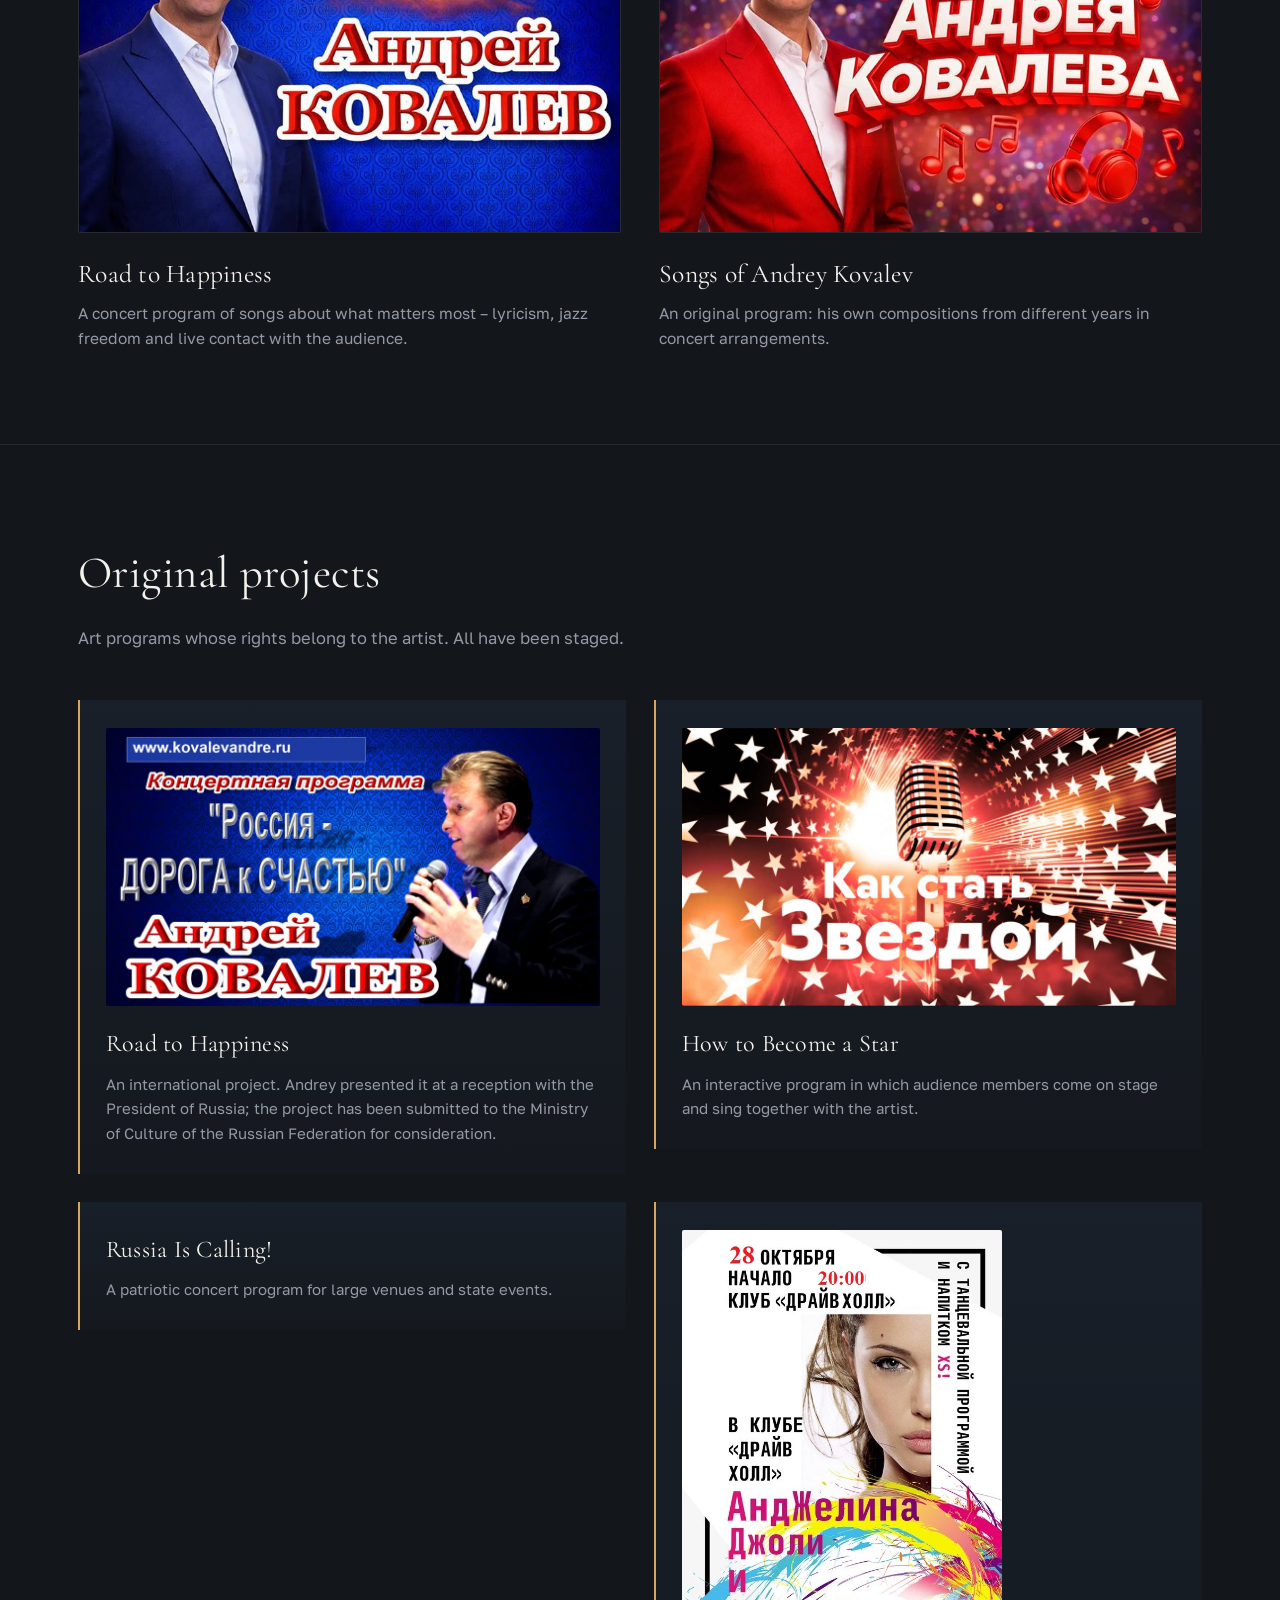
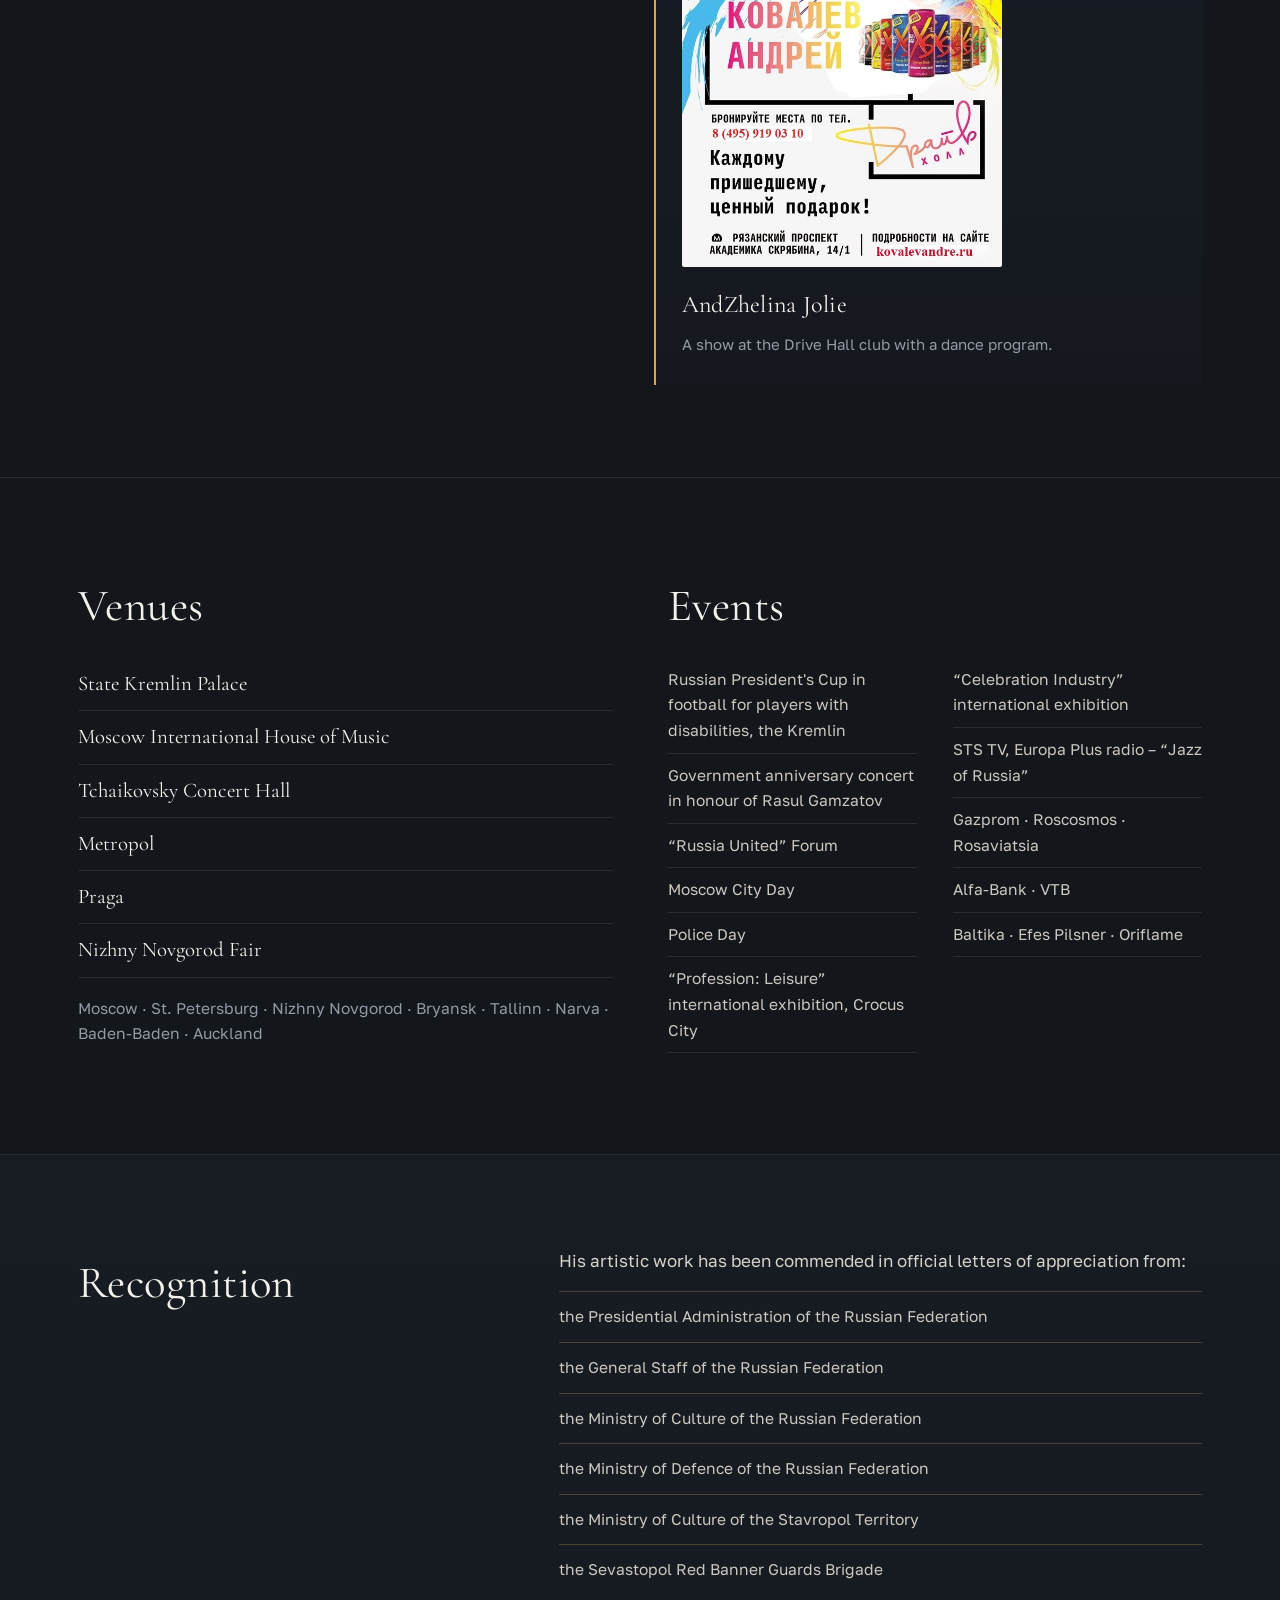
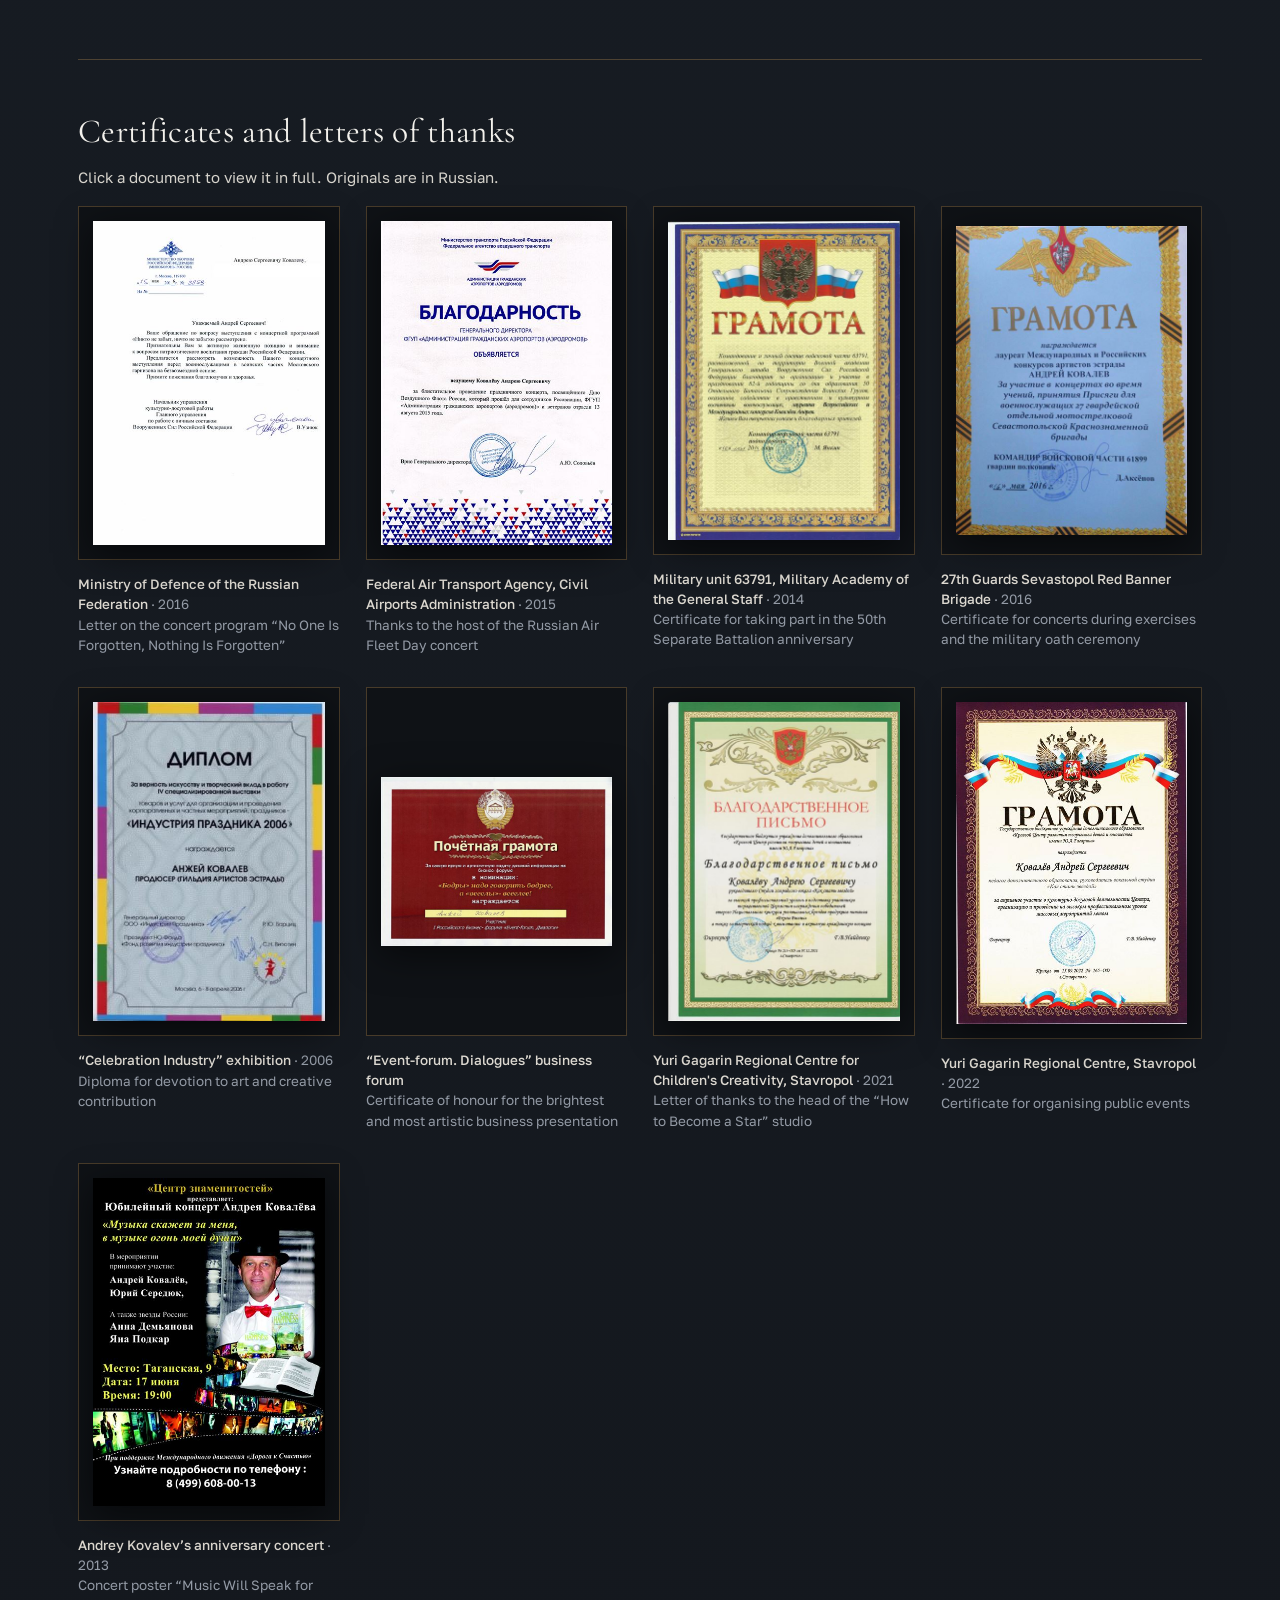
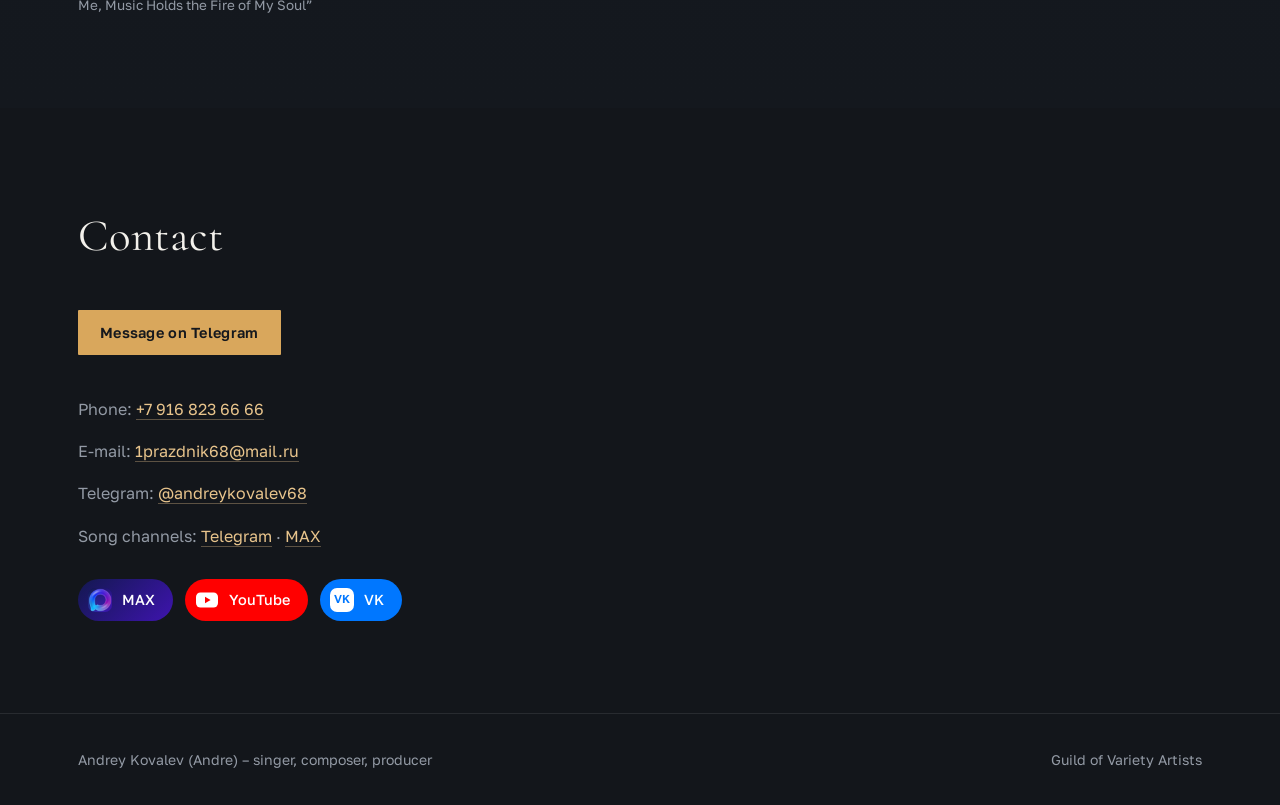
<file: en/index.html>
<!DOCTYPE html>
<html lang="en">
<head>
<meta charset="utf-8">
<meta name="viewport" content="width=device-width, initial-scale=1">
<title>Andrey Kovalev (Andre) – singer, composer, producer</title>
<meta name="description" content="Andrey Kovalev (Andre) – pop and jazz vocalist, composer, producer and arranger. A one-man orchestra and creator of the JAZZ – eccentric – instrument – MAN genre.">
<link rel="preconnect" href="https://fonts.googleapis.com">
<link rel="preconnect" href="https://fonts.gstatic.com" crossorigin>
<link href="https://fonts.googleapis.com/css2?family=Cormorant+Garamond:ital,wght@0,300;0,400;0,500;0,600;0,700;1,300;1,400;1,700&family=Golos+Text:wght@400;500;600&display=swap" rel="stylesheet">
<link rel="stylesheet" href="../style.css">
<link rel="alternate" hreflang="ru" href="http://kovalevandre.ru/">
<link rel="alternate" hreflang="en" href="http://kovalevandre.ru/en/">
<link rel="icon" href="/favicon.ico" sizes="any">
<link rel="icon" type="image/png" sizes="32x32" href="/favicon-32.png">
<link rel="apple-touch-icon" href="/apple-touch-icon.png">
<meta name="theme-color" content="#13161B">
<meta property="og:type" content="website">
<meta property="og:site_name" content="Andrey Kovalev (Andre)">
<meta property="og:locale" content="en_US">
<meta property="og:title" content="Andrey Kovalev (Andre) – singer, composer, producer">
<meta property="og:description" content="Original songs, concert programs and a one-man-orchestra show. 36 years on stage, 675 events performed.">
<meta property="og:url" content="http://kovalevandre.ru/en/">
<meta property="og:image" content="http://kovalevandre.ru/img/og.jpg">
<meta property="og:image:width" content="1200">
<meta property="og:image:height" content="630">
<meta property="og:image:alt" content="Andrey Kovalev (Andre) – singer, composer, producer">
<meta name="twitter:card" content="summary_large_image">
</head>
<body>

<header class="top">
  <div class="wrap">
    <div class="brand">Andrey Kovalev</div>
    <button class="menu-btn" type="button" aria-expanded="false" aria-controls="site-nav" aria-label="Open menu"><span></span><span></span><span></span></button>
    <nav class="nav" id="site-nav">
      <a href="#songs">Songs</a>
      <a href="#genre">Genre</a>
      <a href="#path">Career</a>
      <a href="#stage">Stage</a>
      <a href="#programs">Programs</a>
      <a href="#awards">Awards</a>
      <a href="#contact">Contact</a>
    </nav>
    <div class="corner">
      <div class="corner-roles">Singer · Composer<br>Producer · Arranger</div>
      <a class="corner-phone" href="tel:+79168236666">+7&nbsp;916&nbsp;823&nbsp;66&nbsp;66</a>
      <a class="lang-btn" href="../" hreflang="ru" lang="ru">RU</a>
    </div>
  </div>
</header>

<div class="hero">
  <div class="wrap hero-grid">
    <div class="hero-main">
    <div class="identity">
      <div class="portrait fade d2"><div class="eyebrow">Pop and jazz<br>vocals</div><img src="../img/portret.jpg" width="520" height="780" fetchpriority="high" alt="Portrait of Andrey Kovalev"></div>
      <div class="id-text">
        <h1 class="fade d1">Andrey<span class="last">Kovalev</span></h1>
        <div class="alias-row fade d1"><div class="alias">Andre</div><button class="jingle" type="button" data-src="../audio/otbivka.mp3" aria-pressed="false" aria-label="Play the “Andrey Kovalev” jingle"><span class="jingle-ico" aria-hidden="true">▶</span>Jingle</button></div>
        <p class="roles fade d2">Singer, composer and producer. Thirty-six years on the professional stage – from jazz festivals and cruise contracts to the <strong>State Kremlin Palace concert hall</strong> and the stage of the Moscow International House of Music.</p>
        <a class="cta hero-cta fade d2" href="#songs">Listen to the songs</a>
      </div>
    </div>
    <div class="hero-meta fade d3">
      <div><div class="num">36</div><div class="cap">years on the professional stage</div></div>
      <div><div class="num">7</div><div class="cap">international jazz festivals</div></div>
      <div><div class="num">675</div><div class="cap">events performed</div></div>
    </div>
    </div>
    <figure class="hero-photos fade d3">
      <img class="ph-a" src="../img/makferrin-rukopozhatie.jpg" width="700" height="1050" alt="Andrey Kovalev shaking hands with Bobby McFerrin">
      <img class="ph-b" src="../img/makferrin-poem.jpg" width="760" height="570" alt="Andrey Kovalev singing with Bobby McFerrin">
      <figcaption>Bobby McFerrin <span class="cap-note">(author of “Don't Worry, Be Happy”)</span></figcaption>
    </figure>
  </div>
</div>

<section class="songs" id="songs">
  <div class="wrap">
    <h2 class="sec-head">Songs</h2>
    <p class="sec-sub">The songs are performed in the following genres: K-pop, Pop, Romance, Pop Latina, Bossa nova, Jazz-rock, Pop-funk, Funk-soul-jazz, Alternative pop, EDM, Reggae pop.</p>

    <article class="song-new">
      <div>
        <div class="song-new-media">
          <img class="song-cover" src="../img/oblozhka-shine.jpg" width="560" height="560" loading="lazy" decoding="async" alt="Cover of the song “Shine So Beautiful”">
        </div>
      </div>
      <div class="song-new-text">
        <p class="song-flag">New song</p>
        <h3>Shine So Beautiful</h3>
        <p class="song-meta">Single, 2026 · music and vocals – Andrey Kovalev, lyrics – Andrey Makarenko</p>
        <a class="cta" href="https://band.link/3LV07" target="_blank" rel="noopener">Listen on all platforms</a>
      </div>
    </article>

    <div class="song-list">
      <article class="song">
        <img src="../img/oblozhka-angelina.jpg" width="640" height="640" loading="lazy" decoding="async" alt="Cover of the song “Angelina DzholYa”">
        <div>
          <h3>Angelina DzholYa <span lang="ru">(«Анджелина ДжолЯ»)</span></h3>
          <p>A 2026 single. Music, lyrics and vocals – Andrey Kovalev.</p>
          <a class="song-link" href="https://band.link/lXKEV" target="_blank" rel="noopener">Listen on all platforms</a>
        </div>
      </article>
      <article class="song">
        <img src="../img/oblozhka-zhdi-menya.jpg" width="320" height="320" loading="lazy" decoding="async" alt="Cover of the song “Zhdi menya”">
        <div>
          <h3>Zhdi menya <span lang="ru">(«Жди меня»)</span></h3>
          <p>“Wait for Me” – a lyrical ballad. Music, lyrics and vocals – Andrey Kovalev.</p>
          <a class="song-link" href="https://band.link/TKZv3" target="_blank" rel="noopener">Listen on all platforms</a>
        </div>
      </article>
      <article class="song">
        <img src="../img/oblozhka-khoroshiy-ya.jpg" width="320" height="320" loading="lazy" decoding="async" alt="Cover of the song “Khoroshiy Ya”">
        <div>
          <h3>Khoroshiy Ya <span lang="ru">(«Хороший Я»)</span></h3>
          <p>“The Good Me” – a romantic song with lyrics by Zhanna Serbinovich.</p>
          <a class="song-link" href="https://band.link/BNjaX" target="_blank" rel="noopener">Listen on all platforms</a>
        </div>
      </article>
    </div>

    <aside class="channels" aria-label="Song channels">
      <div class="channels-text">
        <p class="song-flag">Hear it first</p>
        <h3>“Songs of Andrey Kovalev” channels</h3>
        <p>Announcements, premieres and pre-saves of new songs – before they reach the streaming platforms. Follow wherever suits you.</p>
      </div>
      <div class="socials channels-links">
        <a class="soc soc-tg" href="https://t.me/andreykovalevpesny" target="_blank" rel="noopener">
          <svg class="soc-ico" viewBox="0 0 24 24" aria-hidden="true"><circle cx="12" cy="12" r="12" fill="#fff"/><path d="M5.4 11.7l11.3-4.4c.5-.2 1 .1.8.9l-1.9 9c-.1.6-.5.8-1 .5l-2.9-2.1-1.4 1.3c-.2.2-.3.3-.6.3l.2-2.9 5.3-4.8c.2-.2 0-.3-.3-.1l-6.6 4.1-2.8-.9c-.6-.2-.6-.6.1-.9z" fill="#229ED9"/></svg>Telegram channel
        </a>
        <a class="soc soc-max" href="https://max.ru/channel_andreykovalev" target="_blank" rel="noopener">
          <img class="soc-ico" src="../img/max.png" width="24" height="24" loading="lazy" alt="" aria-hidden="true">MAX channel
        </a>
      </div>
    </aside>
  </div>
</section>

<section class="genre" id="genre">
  <div class="wrap genre-grid">
    <div>
      <p class="genre-quote">One man – a whole orchestra.</p>
    </div>
    <div class="genre-body">
      <p>Andrey Kovalev performs in a genre of his own – <span class="genre-tag">JAZZ &ndash; eccentric &ndash; instrument &ndash; MAN</span>. His performance is a show of sounds in which the audience becomes part of the music: his voice imitates drums, bass guitar and trombone, and several parts sound at once.</p>
      <p>The pieces are built a cappella, on syllabic singing and live instruments with a distinctive timbre. A musical provocateur in the best sense of the word: no one in the hall stays a mere listener.</p>
      <ul class="tools">
        <li><span>&#9679;</span> Khomus jaw harp – a shamanic overtone sound</li>
        <li><span>&#9679;</span> Indian flute</li>
        <li><span>&#9679;</span> Scat and syllabic singing</li>
        <li><span>&#9679;</span> Vocal imitation of drums, bass and trombone</li>
      </ul>
    </div>
  </div>
</section>

<section id="path">
  <div class="wrap">
    <h2 class="sec-head">Career</h2>
    <p class="sec-sub">From the Estonian jazz orchestra to his own concert programs and work as a producer.</p>
    <div class="path">
      <div class="step">
        <div class="year">1990–1992</div>
        <div>
          <h3>Estonian jazz orchestra</h3>
          <p>Orchestra work and performances with the Narva Dixieland – Narva, Tallinn.</p>
        </div>
      </div>
      <div class="step">
        <div class="year">1992</div>
        <div>
          <h3>Lenconcert, “Jazz Comfort” ensemble</h3>
          <p>A legendary St. Petersburg line-up. Performances at seven international jazz festivals.</p>
        </div>
      </div>
      <div class="step">
        <div class="year">1992–1996</div>
        <div>
          <h3>St. Petersburg University of Culture and Arts</h3>
          <p>Conductor of a pop and jazz orchestra, teacher of pop and jazz vocals.</p>
        </div>
      </div>
      <div class="step">
        <div class="year">1990s</div>
        <div>
          <h3>Contracts abroad</h3>
          <p>Vocalist under contracts with international companies:</p>
          <ol class="step-list">
            <li>Hapag-Lloyd (Germany);</li>
            <li>International Cruise and Hotel Management (Switzerland).</li>
          </ol>
          <p>Restaurants and music clubs in New Zealand, Germany and France.</p>
        </div>
      </div>
      <div class="step">
        <div class="year">2003</div>
        <div>
          <h3>Vladimir Polyakov Ensemble</h3>
          <p>Soloist and leader of the ensemble of composer Vladimir Polyakov, laureate of the “Song of the Year” festival.</p>
        </div>
      </div>
      <div class="step">
        <div class="year">since 2005</div>
        <div>
          <h3>Show business: art director and producer</h3>
          <p>Touring singer and event host. Producing celebrations, exhibitions, conferences and concerts in clubs, restaurants, art centres and event agencies.</p>
        </div>
      </div>
    </div>
  </div>
</section>

<section id="stage">
  <div class="wrap">
    <h2 class="sec-head">Stage and partners</h2>
    <p class="sec-sub">Joint performances and improvisations with stars of the world and Russian stage.</p>
    <div class="stage-grid">
      <ul class="names">
        <li><span class="who">Bobby McFerrin <span class="who-note">(author of “Don't Worry, Be Happy”)</span></span><span class="what">improvisational opera “Bobble”, Moscow International House of Music</span></li>
        <li><span class="who">Chick Corea</span><span class="what">Tchaikovsky Concert Hall, Moscow</span></li>
        <li><span class="who">Pelageya</span><span class="what">“Bobble”</span></li>
        <li><span class="who">Nino Katamadze</span><span class="what">“Bobble”</span></li>
        <li><span class="who">Tina Kuznetsova</span><span class="what">“Bobble”</span></li>
        <li><span class="who">Valery Syutkin</span><span class="what">“How to Become a Star” show, Europa Plus radio</span></li>
        <li><span class="who">Vladimir Kuzmin</span><span class="what"></span></li>
        <li><span class="who">Willi Tokarev</span><span class="what"></span></li>
        <li><span class="who">Samotsvety band</span><span class="what"></span></li>
        <li><span class="who">Anatoly Kroll and Oleg Lundstrem orchestras</span><span class="what">invited to work</span></li>
        <li><span class="who">A Cappella Express</span><span class="what">European vocal group</span></li>
      </ul>
    </div>
    <div class="stage-photos">
      <figure><img src="../img/tokarev.jpg" width="900" height="1200" loading="lazy" decoding="async" alt="Andrey Kovalev and Willi Tokarev"><figcaption>Working with Willi Tokarev</figcaption></figure>
      <figure><img src="../img/kuzmin.jpg" width="900" height="1200" loading="lazy" decoding="async" alt="Andrey Kovalev and Vladimir Kuzmin"><figcaption>Working with Vladimir Kuzmin</figcaption></figure>
    </div>
  </div>
</section>

<section id="programs">
  <div class="wrap">
    <h2 class="sec-head">Concert programs</h2>
    <p class="sec-sub">Solo programs of the Guild of Variety Artists – solo, with an ensemble or with an orchestra.</p>
    <div class="programs">
      <div class="program">
        <img src="../img/afisha-doroga-k-schastyu.jpg" width="800" height="533" loading="lazy" decoding="async" alt="Poster of the concert program “Road to Happiness”">
        <h3>Road to Happiness</h3>
        <p>A concert program of songs about what matters most – lyricism, jazz freedom and live contact with the audience.</p>
      </div>
      <div class="program">
        <img src="../img/afisha-pesni-andreya-kovaleva.jpg" width="800" height="533" loading="lazy" decoding="async" alt="Poster of the program “Songs of Andrey Kovalev”">
        <h3>Songs of Andrey Kovalev</h3>
        <p>An original program: his own compositions from different years in concert arrangements.</p>
      </div>
    </div>
  </div>
</section>

<section>
  <div class="wrap">
    <h2 class="sec-head">Original projects</h2>
    <p class="sec-sub">Art programs whose rights belong to the artist. All have been staged.</p>
    <div class="projects">
      <div class="project">
        <img src="../img/doroga-k-schastyu-proekt.jpg" width="1000" height="563" loading="lazy" decoding="async" alt="Concert program “Russia – Road to Happiness”, Andrey Kovalev">
        <h3>Road to Happiness</h3>
        <p>An international project. Andrey presented it at a reception with the President of Russia; the project has been submitted to the Ministry of Culture of the Russian Federation for consideration.</p>
      </div>
      <div class="project">
        <img src="../img/kak-stat-zvezdoy.jpg" width="1000" height="563" loading="lazy" decoding="async" alt="Title card of the project “How to Become a Star”">
        <h3>How to Become a Star</h3>
        <p>An interactive program in which audience members come on stage and sing together with the artist.</p>
      </div>
      <div class="project">
        <h3>Russia Is Calling!</h3>
        <p>A patriotic concert program for large venues and state events.</p>
      </div>
      <div class="project">
        <img class="tall" src="../img/andzhelina-afisha.jpg" width="603" height="1200" loading="lazy" decoding="async" alt="Poster of the show “AndZhelina Jolie and Kovalev Andrey” at the Drive Hall club">
        <h3>AndZhelina Jolie</h3>
        <p>A show at the Drive Hall club with a dance program.</p>
      </div>
    </div>
  </div>
</section>

<section>
  <div class="wrap two">
    <div>
      <h2 class="sec-head">Venues</h2>
      <ul class="plain halls">
        <li>State Kremlin Palace</li>
        <li>Moscow International House of Music</li>
        <li>Tchaikovsky Concert Hall</li>
        <li>Metropol</li>
        <li>Praga</li>
        <li>Nizhny Novgorod Fair</li>
      </ul>
      <p class="geo">Moscow · St. Petersburg · Nizhny Novgorod · Bryansk · Tallinn · Narva · Baden-Baden · Auckland</p>
    </div>
    <div class="events">
      <h2 class="sec-head">Events</h2>
      <ul class="plain">
        <li>Russian President's Cup in football for players with disabilities, the Kremlin</li>
        <li>Government anniversary concert in honour of Rasul Gamzatov</li>
        <li>“Russia United” Forum</li>
        <li>Moscow City Day</li>
        <li>Police Day</li>
        <li>“Profession: Leisure” international exhibition, Crocus City</li>
        <li>“Celebration Industry” international exhibition</li>
        <li>STS TV, Europa Plus radio – “Jazz of Russia”</li>
        <li>Gazprom · Roscosmos · Rosaviatsia</li>
        <li>Alfa-Bank · VTB</li>
        <li>Baltika · Efes Pilsner · Oriflame</li>
      </ul>
    </div>
  </div>
</section>

<section class="recog" id="awards">
  <div class="wrap">
  <div class="recog-inner">
    <div>
      <h2 class="sec-head">Recognition</h2>
    </div>
    <div>
      <p>His artistic work has been commended in official letters of appreciation from:</p>
      <ul class="letters">
        <li>the Presidential Administration of the Russian Federation</li>
        <li>the General Staff of the Russian Federation</li>
        <li>the Ministry of Culture of the Russian Federation</li>
        <li>the Ministry of Defence of the Russian Federation</li>
        <li>the Ministry of Culture of the Stavropol Territory</li>
        <li>the Sevastopol Red Banner Guards Brigade</li>
      </ul>
    </div>
  </div>

  <div class="docs">
    <h3 class="docs-head">Certificates and letters of thanks</h3>
    <p class="docs-sub">Click a document to view it in full. Originals are in Russian.</p>
    <ul class="docs-grid">
      <li><a class="doc" href="../img/docs/minoborony-2016.jpg" target="_blank" rel="noopener"><span class="doc-frame"><img src="../img/docs/minoborony-2016-mini.jpg" width="457" height="640" loading="lazy" alt="Letter from the Ministry of Defence of the Russian Federation, 2016"></span><span class="doc-cap"><b>Ministry of Defence of the Russian Federation</b> · 2016<br>Letter on the concert program “No One Is Forgotten, Nothing Is Forgotten”</span></a></li>
      <li><a class="doc" href="../img/docs/rosaviatsiya-2015.jpg" target="_blank" rel="noopener"><span class="doc-frame"><img src="../img/docs/rosaviatsiya-2015-mini.jpg" width="457" height="640" loading="lazy" alt="Letter of thanks from the Civil Airports Administration, 2015"></span><span class="doc-cap"><b>Federal Air Transport Agency, Civil Airports Administration</b> · 2015<br>Thanks to the host of the Russian Air Fleet Day concert</span></a></li>
      <li><a class="doc" href="../img/docs/vch-63791-2014.jpg" target="_blank" rel="noopener"><span class="doc-frame"><img src="../img/docs/vch-63791-2014-mini.jpg" width="465" height="640" loading="lazy" alt="Certificate from military unit 63791, 2014"></span><span class="doc-cap"><b>Military unit 63791, Military Academy of the General Staff</b> · 2014<br>Certificate for taking part in the 50th Separate Battalion anniversary</span></a></li>
      <li><a class="doc" href="../img/docs/brigada-27-2016.jpg" target="_blank" rel="noopener"><span class="doc-frame"><img src="../img/docs/brigada-27-2016-mini.jpg" width="480" height="640" loading="lazy" alt="Certificate from the 27th Guards Sevastopol Red Banner Brigade, 2016"></span><span class="doc-cap"><b>27th Guards Sevastopol Red Banner Brigade</b> · 2016<br>Certificate for concerts during exercises and the military oath ceremony</span></a></li>
      <li><a class="doc" href="../img/docs/industriya-prazdnika-2006.jpg" target="_blank" rel="noopener"><span class="doc-frame"><img src="../img/docs/industriya-prazdnika-2006-mini.jpg" width="325" height="448" loading="lazy" alt="Diploma of the “Celebration Industry 2006” exhibition"></span><span class="doc-cap"><b>“Celebration Industry” exhibition</b> · 2006<br>Diploma for devotion to art and creative contribution</span></a></li>
      <li><a class="doc" href="../img/docs/event-forum.jpg" target="_blank" rel="noopener"><span class="doc-frame"><img src="../img/docs/event-forum-mini.jpg" width="640" height="465" loading="lazy" alt="Certificate of honour from the “Event-forum. Dialogues” business forum"></span><span class="doc-cap"><b>“Event-forum. Dialogues” business forum</b><br>Certificate of honour for the brightest and most artistic business presentation</span></a></li>
      <li><a class="doc" href="../img/docs/centr-gagarina-2021.jpg" target="_blank" rel="noopener"><span class="doc-frame"><img src="../img/docs/centr-gagarina-2021-mini.jpg" width="465" height="640" loading="lazy" alt="Letter of thanks from the Yuri Gagarin Regional Centre, 2021"></span><span class="doc-cap"><b>Yuri Gagarin Regional Centre for Children's Creativity, Stavropol</b> · 2021<br>Letter of thanks to the head of the “How to Become a Star” studio</span></a></li>
      <li><a class="doc" href="../img/docs/centr-gagarina-2022.jpg" target="_blank" rel="noopener"><span class="doc-frame"><img src="../img/docs/centr-gagarina-2022-mini.jpg" width="461" height="640" loading="lazy" alt="Certificate from the Yuri Gagarin Regional Centre, 2022"></span><span class="doc-cap"><b>Yuri Gagarin Regional Centre, Stavropol</b> · 2022<br>Certificate for organising public events</span></a></li>
      <li><a class="doc" href="../img/docs/afisha-yubileyny-koncert.jpg" target="_blank" rel="noopener"><span class="doc-frame"><img src="../img/docs/afisha-yubileyny-koncert-mini.jpg" width="452" height="640" loading="lazy" alt="Poster of Andrey Kovalev’s anniversary concert"></span><span class="doc-cap"><b>Andrey Kovalev’s anniversary concert</b> · 2013<br>Concert poster “Music Will Speak for Me, Music Holds the Fire of My Soul”</span></a></li>
    </ul>
  </div>
  </div>
</section>

<dialog class="doc-view" aria-label="Document viewer">
  <button class="doc-close" type="button" aria-label="Close">×</button>
  <img alt="">
</dialog>

<section class="contact" id="contact">
  <div class="wrap">
    <h2 class="sec-head">Contact</h2>
    <a class="cta cta-small" href="https://t.me/andreykovalev68">Message on Telegram</a>
    <div class="contact-lines">
      <div>Phone: <a href="tel:+79168236666">+7 916 823 66 66</a></div>
      <div>E-mail: <a href="mailto:1prazdnik68@mail.ru">1prazdnik68@mail.ru</a></div>
      <div>Telegram: <a href="https://t.me/andreykovalev68">@andreykovalev68</a></div>
      <div>Song channels: <a href="https://t.me/andreykovalevpesny" target="_blank" rel="noopener">Telegram</a> · <a href="https://max.ru/channel_andreykovalev" target="_blank" rel="noopener">MAX</a></div>
    </div>
    <div class="socials">
      <a class="soc soc-max" href="https://max.ru/u/f9LHodD0cOJHEV5UIWrDG4EsrNa-ARCWaVCAJSu9IwRGfF7Y2P0AXXWQNxs" target="_blank" rel="noopener">
        <img class="soc-ico" src="../img/max.png" width="24" height="24" loading="lazy" alt="" aria-hidden="true">MAX
      </a>
      <a class="soc soc-yt" href="https://www.youtube.com/channel/UC1ZiBDK86qS6Nwf5QTrrt1Q" target="_blank" rel="noopener">
        <svg class="soc-ico" viewBox="0 0 24 24" aria-hidden="true"><rect x="1" y="4.5" width="22" height="15" rx="4.5" fill="#fff"/><path d="M10 8.8v6.4l5.6-3.2z" fill="#FF0000"/></svg>YouTube
      </a>
      <a class="soc soc-vk" href="https://vk.ru/andreikovalev68" target="_blank" rel="noopener">
        <span class="soc-ico soc-ico-vk" aria-hidden="true">VK</span>VK
      </a>
    </div>
  </div>
</section>

<footer>
  <div class="wrap">
    <div>Andrey Kovalev (Andre) – singer, composer, producer</div>
    <div>Guild of Variety Artists</div>
  </div>
</footer>

<script src="../site.js" defer></script>
</body>
</html>
</file>
<file: style.css>
:root{
  --night:#13161B;
  --night-2:#181C23;
  --window:#1C2734;
  --lamp:#D9A75C;
  --lamp-soft:#E8C48C;
  --shirt:#F3F1EC;
  --muted:#939AA5;
  --line:rgba(217,167,92,.28);
  --line-cool:rgba(255,255,255,.09);
  --maxw:1180px;
}
:root:not([data-theme="light"]){color-scheme:dark}
@media (prefers-color-scheme: dark){:root:not([data-theme="light"]){--night:#13161B}}
:root[data-theme="dark"]{--night:#13161B}

*{box-sizing:border-box}
html{scroll-behavior:smooth}
@media (prefers-reduced-motion: reduce){html{scroll-behavior:auto}}
body{
  margin:0;
  background:var(--night);
  color:var(--shirt);
  font-family:"Golos Text","Helvetica Neue",Arial,system-ui,sans-serif;
  font-size:17px;
  line-height:1.65;
  -webkit-font-smoothing:antialiased;
}
img{max-width:100%;display:block}
a{color:var(--lamp-soft);text-decoration:none;border-bottom:1px solid rgba(232,196,140,.35);transition:border-color .2s,color .2s}
a:hover{color:var(--shirt);border-color:var(--shirt)}
a:focus-visible,button:focus-visible{outline:2px solid var(--lamp);outline-offset:3px}

.wrap{max-width:var(--maxw);margin:0 auto;padding:0 28px}

h1,h2,h3,.display{font-family:"Cormorant Garamond",Georgia,"Times New Roman",serif;font-weight:400;letter-spacing:.01em}

/* ——— шапка ——— */
.top{position:sticky;top:0;z-index:20;background:rgba(19,22,27,.86);backdrop-filter:blur(10px);border-bottom:1px solid var(--line-cool)}
.top .wrap{display:flex;align-items:center;justify-content:space-between;gap:24px;min-height:64px;flex-wrap:wrap;padding-top:10px;padding-bottom:10px}
.brand{font-family:"Cormorant Garamond",serif;font-size:21px;letter-spacing:.06em;color:var(--shirt)}
.nav{display:flex;gap:26px;font-size:14px;color:var(--muted)}
.nav a{color:var(--muted);border:0}
.nav a:hover{color:var(--lamp-soft)}
@media (max-width:820px){.nav{display:none}}

.corner{display:flex;align-items:center;gap:22px}
.corner-roles{font-family:"Cormorant Garamond",serif;font-style:italic;font-size:15.5px;color:var(--lamp-soft);text-align:right;line-height:1.3}
.corner-phone{font-size:13px;color:var(--muted);border:0}
.corner-phone:hover{color:var(--lamp-soft)}
.lang-btn{border:1px solid var(--line);color:var(--muted);font-size:12.5px;letter-spacing:.06em;padding:6px 12px;border-radius:1px}
.lang-btn:hover{color:var(--shirt);border-color:var(--lamp-soft)}
@media (max-width:640px){.corner-roles{display:none}}

/* ——— герой ——— */
.hero{position:relative;overflow:hidden;border-bottom:1px solid var(--line-cool)}
.hero::before{
  content:"";position:absolute;inset:0;
  background:
    radial-gradient(55% 60% at 78% 62%, rgba(217,167,92,.20), transparent 62%),
    radial-gradient(40% 50% at 12% 18%, rgba(28,39,52,.9), transparent 70%),
    linear-gradient(180deg,#171B21 0%,#13161B 100%);
}
.hero .wrap{position:relative;padding-top:72px;padding-bottom:76px}
.hero-grid{display:grid;grid-template-columns:minmax(0,1fr) 300px;gap:48px;align-items:start}
.hero-photos{margin:0;display:grid;gap:10px}
.hero-photos img{width:100%;object-fit:cover;border-radius:2px}
.hero-photos .ph-a{aspect-ratio:4/5;object-position:55% 22%}
.hero-photos .ph-b{aspect-ratio:4/3}
.hero-photos figcaption{margin-top:2px;font-size:17px;color:var(--shirt)}
.hero-photos .cap-note{display:block;font-size:14.5px;color:var(--muted)}
@media (max-width:980px){
  .hero-grid{grid-template-columns:1fr;gap:36px}
  .hero-photos{grid-template-columns:1fr 1fr}
  .hero-photos .ph-a{aspect-ratio:4/3;object-position:55% 25%}
  .hero-photos figcaption{grid-column:1/-1}
}
.identity{display:flex;align-items:stretch;gap:36px}
.identity .portrait{flex:0 0 auto;width:230px}
.identity .portrait img{width:100%;border-radius:2px;filter:contrast(1.02)}
.id-text{flex:1 1 auto;min-width:0;padding-top:calc(2 * 14px * 1.35 + 14px);display:flex;flex-direction:column;align-items:flex-start}
.id-text h1{margin:-.06em 0 .08em;font-size:clamp(2.4rem,4.6vw,4.3rem);line-height:.98}
.id-text .alias{font-size:clamp(1.1rem,1.8vw,1.45rem)}
.id-text .roles{font-size:15.5px;line-height:1.6;max-width:58ch;margin:16px 0 20px}
.hero .id-text .hero-cta{margin-top:auto}
.identity .portrait{display:flex;flex-direction:column;align-items:center}
.eyebrow{width:max-content;text-align:center;font-size:14px;line-height:1.35;color:var(--lamp);letter-spacing:.14em;margin-bottom:14px}
h1{font-size:clamp(2.4rem,6.2vw,5.6rem);line-height:.96;margin:.18em 0 .1em;font-weight:300}
h1 .last{display:block;font-weight:500}
.alias{font-family:"Cormorant Garamond",serif;font-style:italic;font-size:clamp(1.15rem,2.2vw,1.75rem);color:var(--lamp-soft)}
.roles{font-size:16.5px;color:var(--muted);max-width:46ch;margin:24px 0 0}
.roles strong{color:var(--shirt);font-weight:500}
.hero-meta{display:flex;gap:40px;margin-top:34px;padding-top:26px;border-top:1px solid var(--line)}
.hero-meta div{max-width:16ch}
.hero-meta .num{font-family:"Cormorant Garamond",serif;font-size:2.5rem;line-height:1;color:var(--lamp-soft)}
.hero-meta .cap{font-size:13.5px;color:var(--muted);margin-top:6px}
@media (max-width:640px){
  .hero .wrap{padding-top:44px;padding-bottom:48px}
  .identity{gap:16px;align-items:flex-start}
  .id-text h1{font-size:2.3rem}
  .id-text .roles{font-size:14.5px;margin:12px 0 16px}
  .identity .portrait{width:104px}
  .eyebrow{font-size:10.5px;letter-spacing:.06em;margin-bottom:8px}
  .id-text{padding-top:calc(2 * 10.5px * 1.35 + 8px)}
  .alias{margin-top:2px}
  .roles{margin-top:14px;font-size:14.5px;line-height:1.55}
  .hero .hero-cta{margin-top:18px;padding:12px 22px}
  .hero-meta{gap:24px;flex-wrap:wrap}
}

/* ——— секции ——— */
section{padding:92px 0}
section + section{border-top:1px solid var(--line-cool)}
.sec-head{font-size:clamp(1.9rem,3.6vw,2.8rem);margin:0 0 14px;font-weight:400}
.sec-sub{color:var(--muted);max-width:62ch;margin:0 0 48px;font-size:16.5px}

.hero .hero-cta{margin-top:26px}

/* песни */
.song-new{display:grid;grid-template-columns:minmax(0,460px) minmax(0,1fr);gap:56px;align-items:center}
.song-new-media{display:block}
.song-new-media img{width:100%;border-radius:2px}
.song-cover{aspect-ratio:1/1;object-fit:cover}
.song-poster{aspect-ratio:1/2;object-fit:cover}
.song-caption{margin:12px 0 0;font-family:"Cormorant Garamond",serif;font-style:italic;font-size:15px;color:var(--muted)}
.song-flag{margin:0;font-family:"Cormorant Garamond",serif;font-style:italic;font-size:1.3rem;color:var(--lamp-soft)}
.song-new-text h3{font-size:clamp(2.4rem,5vw,4.2rem);line-height:1;font-weight:300;margin:.15em 0 .25em}
.song-meta{margin:0 0 28px;color:var(--muted);font-size:15.5px}
.song-list{display:grid;grid-template-columns:1fr 1fr;column-gap:48px;margin-top:64px}
.song{display:grid;grid-template-columns:150px 1fr;gap:26px;align-items:center;padding:28px 0;border-top:1px solid var(--line-cool)}
.song img{width:100%;aspect-ratio:1/1;object-fit:cover;border-radius:2px}
.song h3{margin:0 0 6px;font-size:1.75rem}
.song p{margin:0 0 12px;color:var(--muted);font-size:15.5px}
.song-link{display:inline-block;padding:9px 18px;border:1px solid var(--lamp);border-radius:1px;color:var(--lamp-soft);font-size:14px;font-weight:500;letter-spacing:.01em}
.song-link:hover{background:var(--lamp);color:#15181D;border-color:var(--lamp)}
@media (max-width:880px){
  .song-new{grid-template-columns:1fr;gap:30px}
  .song-list{grid-template-columns:1fr;margin-top:44px}
}
@media (max-width:520px){.song{grid-template-columns:104px 1fr;gap:18px}.song h3{font-size:1.45rem}}

/* жанр */
.genre{background:linear-gradient(180deg,#171C23,#14181E)}
.genre-tag{color:var(--lamp-soft);font-family:"Cormorant Garamond",serif;font-style:italic;letter-spacing:.02em;white-space:normal}
.genre-quote{font-family:"Cormorant Garamond",serif;font-size:clamp(1.75rem,4.2vw,3.1rem);line-height:1.22;font-weight:300;max-width:20ch;margin:0}
.genre-grid{display:grid;grid-template-columns:1fr 1fr;gap:56px;align-items:start}
.genre-body p{margin:0 0 18px;color:#D6D3CC}
.tools{list-style:none;padding:0;margin:30px 0 0;display:grid;gap:0}
.tools li{display:flex;gap:18px;padding:13px 0;border-top:1px solid var(--line-cool);font-size:15.5px;color:#C9C6BF}
.tools li span{color:var(--lamp);flex:0 0 auto;font-family:"Cormorant Garamond",serif;font-size:1.15rem;min-width:1.6em}
@media (max-width:880px){.genre-grid{grid-template-columns:1fr;gap:34px}}

/* путь */
.path{display:grid;gap:0}
.step{display:grid;grid-template-columns:150px 1fr;gap:34px;padding:26px 0;border-top:1px solid var(--line-cool)}
.step:last-child{border-bottom:1px solid var(--line-cool)}
.year{font-family:"Cormorant Garamond",serif;font-size:1.65rem;color:var(--lamp-soft);line-height:1.2}
.step h3{margin:0 0 6px;font-size:1.45rem;color:var(--shirt)}
.step p{margin:0;color:var(--muted);font-size:16px;max-width:62ch}
.step-list{margin:6px 0 10px;padding-left:1.4em;color:var(--muted);font-size:16px;max-width:62ch}
.step-list li{padding:2px 0}
.step-list li::marker{color:var(--lamp);font-family:"Cormorant Garamond",serif;font-size:1.1em}
@media (max-width:700px){.step{grid-template-columns:1fr;gap:6px}}

/* сцена */
.stage-grid .names{display:grid;grid-template-columns:1fr 1fr;column-gap:56px}
.stage-grid .names li:nth-child(2){border-top:1px solid var(--line-cool)}
@media (max-width:760px){.stage-grid .names{grid-template-columns:1fr}.stage-grid .names li:nth-child(2){border-top:0}}
.stage-grid figure{margin:0}
.stage-grid img{border-radius:2px}
figcaption{font-size:13.5px;color:var(--muted);margin-top:12px;font-style:italic;font-family:"Cormorant Garamond",serif;font-size:15px}
.names{list-style:none;padding:0;margin:0}
.names li{padding:15px 0;border-bottom:1px solid var(--line-cool);display:flex;justify-content:space-between;gap:20px;align-items:baseline}
.names li:first-child{border-top:1px solid var(--line-cool)}
.names .who{font-family:"Cormorant Garamond",serif;font-size:1.4rem;color:var(--shirt)}
.names .who-note{display:block;font-family:"Golos Text",sans-serif;font-size:13.5px;color:var(--muted);margin-top:2px}
.names .what{font-size:14px;color:var(--muted);text-align:right;max-width:24ch}
@media (max-width:880px){.stage-grid{grid-template-columns:1fr;gap:34px}}
.stage-photos{display:grid;grid-template-columns:1fr 1fr;gap:28px;margin-top:44px;max-width:760px}
.stage-photos figure{margin:0}
.stage-photos img{width:100%;aspect-ratio:3/4;object-fit:cover;object-position:50% 20%;border-radius:2px;border:1px solid var(--line-cool)}
@media (max-width:520px){.stage-photos{gap:14px}}

/* программы */
.programs{display:grid;grid-template-columns:1fr 1fr;gap:38px}
.program img{border-radius:2px;border:1px solid var(--line-cool)}
.program h3{font-size:1.6rem;margin:20px 0 6px}
.program p{margin:0;color:var(--muted);font-size:15.5px}
@media (max-width:760px){.programs{grid-template-columns:1fr;gap:30px}}

/* проекты */
.projects{display:grid;grid-template-columns:repeat(2,1fr);gap:28px;margin-top:8px;align-items:start}
.project{padding:28px 26px;background:linear-gradient(180deg,rgba(28,39,52,.55),rgba(24,28,35,.4));border-left:2px solid var(--lamp)}
.project img{display:block;width:100%;aspect-ratio:16/9;object-fit:cover;border-radius:2px;margin-bottom:18px}
.project img.tall{aspect-ratio:auto;max-width:320px}
.project h3{margin:0 0 8px;font-size:1.5rem}
.project p{margin:0;font-size:15px;color:var(--muted)}
@media (max-width:820px){.projects{grid-template-columns:1fr}}

/* залы и события */
.two{display:grid;grid-template-columns:1fr 1fr;gap:56px}
.plain{list-style:none;padding:0;margin:0;column-gap:36px}
.plain li{padding:9px 0;border-bottom:1px solid var(--line-cool);font-size:15.5px;color:#CCC8C1;break-inside:avoid}
.halls li{font-family:"Cormorant Garamond",serif;font-size:1.3rem;color:var(--shirt)}
.geo{color:var(--muted);font-size:15.5px;margin-top:18px}
@media (max-width:820px){.two{grid-template-columns:1fr;gap:44px}}
.events .plain{columns:2}
@media (max-width:620px){.events .plain{columns:1}}

/* признание */
.recog{background:linear-gradient(180deg,#171C23,#14181E)}
.recog-inner{display:grid;grid-template-columns:.8fr 1.2fr;gap:52px;align-items:start}
.recog p{margin:0 0 16px;color:#D6D3CC}
.letters{list-style:none;padding:0;margin:0}
.letters li{padding:12px 0;border-top:1px solid var(--line);font-size:15.5px;color:#CCC8C1}
@media (max-width:820px){.recog-inner{grid-template-columns:1fr;gap:30px}}

/* контакты */
.contact{text-align:left}
.contact .sec-head{margin-bottom:26px}
.cta{display:inline-block;margin-top:10px;padding:15px 34px;background:var(--lamp);color:#15181D;border:0;border-radius:1px;font-weight:600;font-size:15.5px;letter-spacing:.02em}
.cta:hover{background:var(--lamp-soft);color:#15181D}
.contact .cta-small{padding:11px 22px;font-size:14.5px}
.socials{display:flex;flex-wrap:wrap;gap:12px;margin-top:22px}
.soc{display:inline-flex;align-items:center;gap:10px;padding:9px 18px 9px 10px;border:0;border-radius:999px;color:#fff;font-size:14.5px;font-weight:500;transition:filter .2s}
.soc:hover{color:#fff;filter:brightness(1.12)}
.soc-ico{width:24px;height:24px;flex:0 0 auto;display:inline-grid;place-items:center;border-radius:7px;font-size:11.5px;font-weight:600;line-height:1}
.soc-max{background:linear-gradient(135deg,#131850,#3E14AE)}
img.soc-ico{display:block;max-width:none}
.soc-yt{background:#FF0000}
.soc-vk{background:#0077FF}
.soc-ico-vk{background:#fff;color:#0077FF}
.soc-tg{background:#229ED9}

/* каналы с песнями */
.channels{display:grid;grid-template-columns:minmax(0,1fr) auto;gap:28px 48px;align-items:center;margin-top:56px;padding:34px 36px;background:linear-gradient(180deg,rgba(28,39,52,.55),rgba(24,28,35,.4));border-left:2px solid var(--lamp)}
.channels h3{margin:.1em 0 .3em;font-size:clamp(1.6rem,3vw,2.1rem);font-weight:400}
.channels-text p:last-child{margin:0;color:var(--muted);font-size:15.5px;max-width:52ch}
.channels-links{margin-top:0}
.channels-links .soc:nth-child(1)::after{animation-delay:1.95s}
.channels-links .soc:nth-child(2)::after{animation-delay:2.3s}
@media (max-width:820px){.channels{grid-template-columns:1fr;padding:28px 22px}}

/* волна света по кнопкам */
.cta,.soc,.song-link{position:relative;overflow:hidden;isolation:isolate;transition:transform .2s ease,filter .2s ease,background .2s,color .2s}
.cta::after,.soc::after,.song-link::after{content:"";position:absolute;top:0;left:-70%;width:45%;height:100%;background:linear-gradient(100deg,transparent 0%,rgba(255,255,255,.55) 50%,transparent 100%);transform:skewX(-20deg);pointer-events:none;animation:btn-wave 4s ease-in-out infinite}
.cta:hover,.soc:hover,.song-link:hover{transform:translateY(-2px)}
.song-link::after{background:linear-gradient(100deg,transparent 0%,rgba(232,196,140,.45) 50%,transparent 100%)}
.song:nth-child(1) .song-link::after{animation-delay:.9s}
.song:nth-child(2) .song-link::after{animation-delay:1.25s}
.song:nth-child(3) .song-link::after{animation-delay:1.6s}
.hero .hero-cta::after{animation-delay:1.2s}
.song-new .cta::after{animation-delay:.6s}
.socials .soc:nth-child(1)::after{animation-delay:.35s}
.socials .soc:nth-child(2)::after{animation-delay:.7s}
.socials .soc:nth-child(3)::after{animation-delay:1.05s}
@keyframes btn-wave{0%{left:-70%}30%{left:140%}100%{left:140%}}
@media (prefers-reduced-motion: reduce){.cta::after,.soc::after,.song-link::after{animation:none;display:none}.cta:hover,.soc:hover,.song-link:hover{transform:none}}
.contact-lines{margin:24px 0 0;color:var(--muted);font-size:16px}
.contact-lines div{padding:8px 0}

footer{border-top:1px solid var(--line-cool);padding:34px 0;color:var(--muted);font-size:14px}
footer .wrap{display:flex;justify-content:space-between;gap:20px;flex-wrap:wrap}

/* один сдержанный вход при загрузке */
.fade{opacity:0;transform:translateY(14px);animation:rise .9s cubic-bezier(.2,.7,.3,1) forwards}
.fade.d1{animation-delay:.08s}.fade.d2{animation-delay:.18s}.fade.d3{animation-delay:.28s}
@keyframes rise{to{opacity:1;transform:none}}
@media (prefers-reduced-motion: reduce){.fade{animation:none;opacity:1;transform:none}}

/* имя: жирно, золотая обводка, объёмная 3D-тень */
.id-text h1,.id-text h1 .last{font-weight:700}
.id-text h1{color:var(--shirt);letter-spacing:.015em;-webkit-text-stroke:1px rgba(232,196,140,.9);paint-order:stroke fill;
  text-shadow:1px 1px 0 #C8954B,2px 2px 0 #B07F3A,3px 3px 0 #94682D,4px 4px 0 #775222,5px 5px 0 #5A3D18,6px 6px 0 #402B10,10px 12px 22px rgba(0,0,0,.7)}
.alias-row{display:flex;align-items:center;flex-wrap:wrap;gap:10px 18px;margin-top:.2em}
.id-text .alias{font-weight:700;font-style:italic;font-size:clamp(1.7rem,2.8vw,2.4rem);line-height:1.1;color:var(--lamp-soft);-webkit-text-stroke:.7px #4A3214;paint-order:stroke fill;
  text-shadow:1px 1px 0 #A87635,2px 2px 0 #87602A,3px 3px 0 #66471D,4px 4px 0 #463011,7px 8px 14px rgba(0,0,0,.65)}
@media (max-width:640px){
  .id-text h1{-webkit-text-stroke:.6px rgba(232,196,140,.9);text-shadow:1px 1px 0 #B07F3A,2px 2px 0 #94682D,3px 3px 0 #5A3D18,5px 6px 12px rgba(0,0,0,.7)}
  .id-text .alias{font-size:1.5rem;text-shadow:1px 1px 0 #87602A,2px 2px 0 #463011,4px 5px 9px rgba(0,0,0,.6)}
}

/* кнопка «Отбивка» */
.jingle{display:inline-flex;align-items:center;gap:9px;padding:7px 16px 7px 12px;border:1px solid var(--line);border-radius:999px;background:rgba(217,167,92,.06);color:var(--lamp-soft);font:500 13px/1 "Golos Text",Arial,sans-serif;letter-spacing:.08em;text-transform:uppercase;cursor:pointer;transition:border-color .2s,background .2s,color .2s}
.jingle:hover{border-color:var(--lamp);background:rgba(217,167,92,.14);color:var(--shirt)}
.jingle:focus-visible{outline:2px solid var(--lamp);outline-offset:3px}
.jingle-ico{display:inline-grid;place-items:center;width:22px;height:22px;border-radius:50%;background:var(--lamp);color:#15181D;font-size:9px;letter-spacing:0}
.jingle.is-playing .jingle-ico{animation:jingle-pulse 1s ease-in-out infinite}
@keyframes jingle-pulse{0%,100%{box-shadow:0 0 0 0 rgba(217,167,92,.55)}50%{box-shadow:0 0 0 7px rgba(217,167,92,0)}}
@media (prefers-reduced-motion: reduce){.jingle.is-playing .jingle-ico{animation:none}}

/* грамоты и благодарности */
.docs{margin-top:64px;padding-top:44px;border-top:1px solid var(--line)}
.docs-head{font-size:clamp(1.6rem,3vw,2.1rem);margin:0 0 6px}
.docs-sub{color:var(--muted);font-size:15px;margin:0 0 30px}
.docs-grid{list-style:none;margin:0;padding:0;display:grid;grid-template-columns:repeat(auto-fill,minmax(210px,1fr));gap:32px 26px}
.doc{display:flex;flex-direction:column;gap:14px;height:100%;border:0;color:inherit}
.doc-frame{display:block;aspect-ratio:3/4;padding:14px;background:#0F1216;border:1px solid var(--line);transition:border-color .25s,transform .25s}
.doc-frame img{width:100%;height:100%;object-fit:contain;filter:drop-shadow(0 8px 18px rgba(0,0,0,.55))}
.doc:hover .doc-frame{border-color:var(--lamp);transform:translateY(-3px)}
.doc:focus-visible{outline:2px solid var(--lamp);outline-offset:4px}
.doc-cap{font-size:13.5px;line-height:1.5;color:var(--muted)}
.doc-cap b{font-weight:500;color:#DCD8D0}
@media (max-width:520px){.docs-grid{grid-template-columns:1fr 1fr;gap:24px 14px}.doc-frame{padding:8px}.doc-cap{font-size:12.5px}}
@media (prefers-reduced-motion: reduce){.doc:hover .doc-frame{transform:none}}
.doc-view{padding:0;border:0;background:transparent;max-width:94vw;max-height:94vh;overflow:visible}
.doc-view::backdrop{background:rgba(8,10,13,.88)}
.doc-view img{display:block;max-width:min(94vw,960px);max-height:92vh;width:auto;height:auto;box-shadow:0 20px 60px rgba(0,0,0,.6)}
.doc-close{position:absolute;top:10px;right:10px;width:42px;height:42px;border-radius:50%;border:1px solid var(--line);background:rgba(19,22,27,.9);color:var(--shirt);font-size:26px;line-height:1;cursor:pointer}
.doc-close:hover{border-color:var(--lamp)}

/* размеры картинок заданы в разметке – пропорции сохраняются */
img{height:auto}

/* меню на телефоне */
.menu-btn{display:none}
@media (max-width:820px){
  .menu-btn{display:inline-flex;flex-direction:column;justify-content:center;gap:5px;width:44px;height:44px;margin-left:auto;padding:0 11px;background:transparent;border:1px solid var(--line);border-radius:2px;cursor:pointer}
  .menu-btn span{display:block;height:2px;background:var(--lamp-soft);border-radius:1px;transition:transform .25s,opacity .2s}
  .menu-btn[aria-expanded="true"] span:nth-child(1){transform:translateY(7px) rotate(45deg)}
  .menu-btn[aria-expanded="true"] span:nth-child(2){opacity:0}
  .menu-btn[aria-expanded="true"] span:nth-child(3){transform:translateY(-7px) rotate(-45deg)}
  .menu-btn:focus-visible{outline:2px solid var(--lamp);outline-offset:3px}
  .top .wrap{position:relative}
  .nav{display:none;position:absolute;top:100%;left:0;right:0;flex-direction:column;gap:0;padding:6px 28px 18px;background:rgba(19,22,27,.98);border-bottom:1px solid var(--line);box-shadow:0 18px 30px rgba(0,0,0,.45)}
  .nav.is-open{display:flex}
  .nav a{padding:13px 0;font-size:17px;color:var(--shirt);border-bottom:1px solid var(--line-cool)}
  .nav a:last-child{border-bottom:0}
}
@media (prefers-reduced-motion: reduce){.menu-btn span{transition:none}}

/* переход по меню: заголовок раздела не прячется под шапкой */
html{scroll-padding-top:84px}
@media (max-width:820px){html{scroll-padding-top:128px}}
</file>
